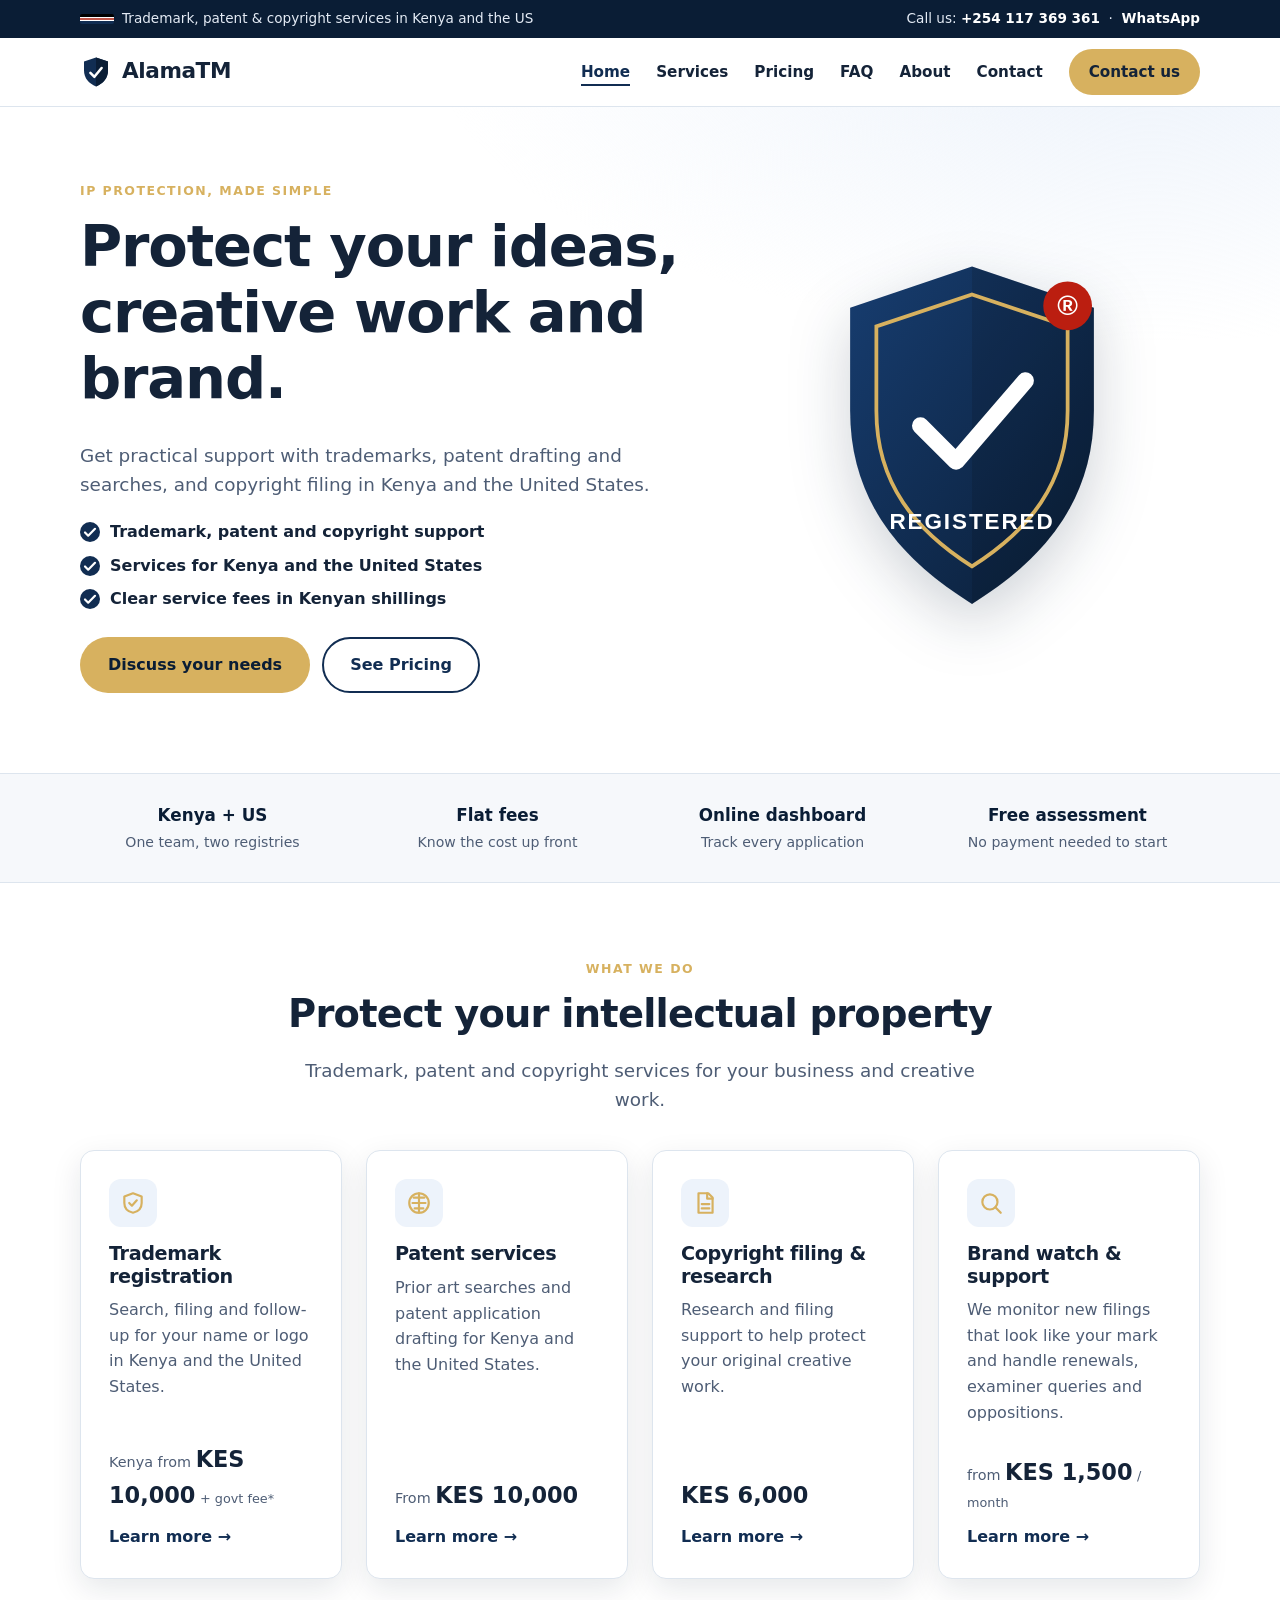
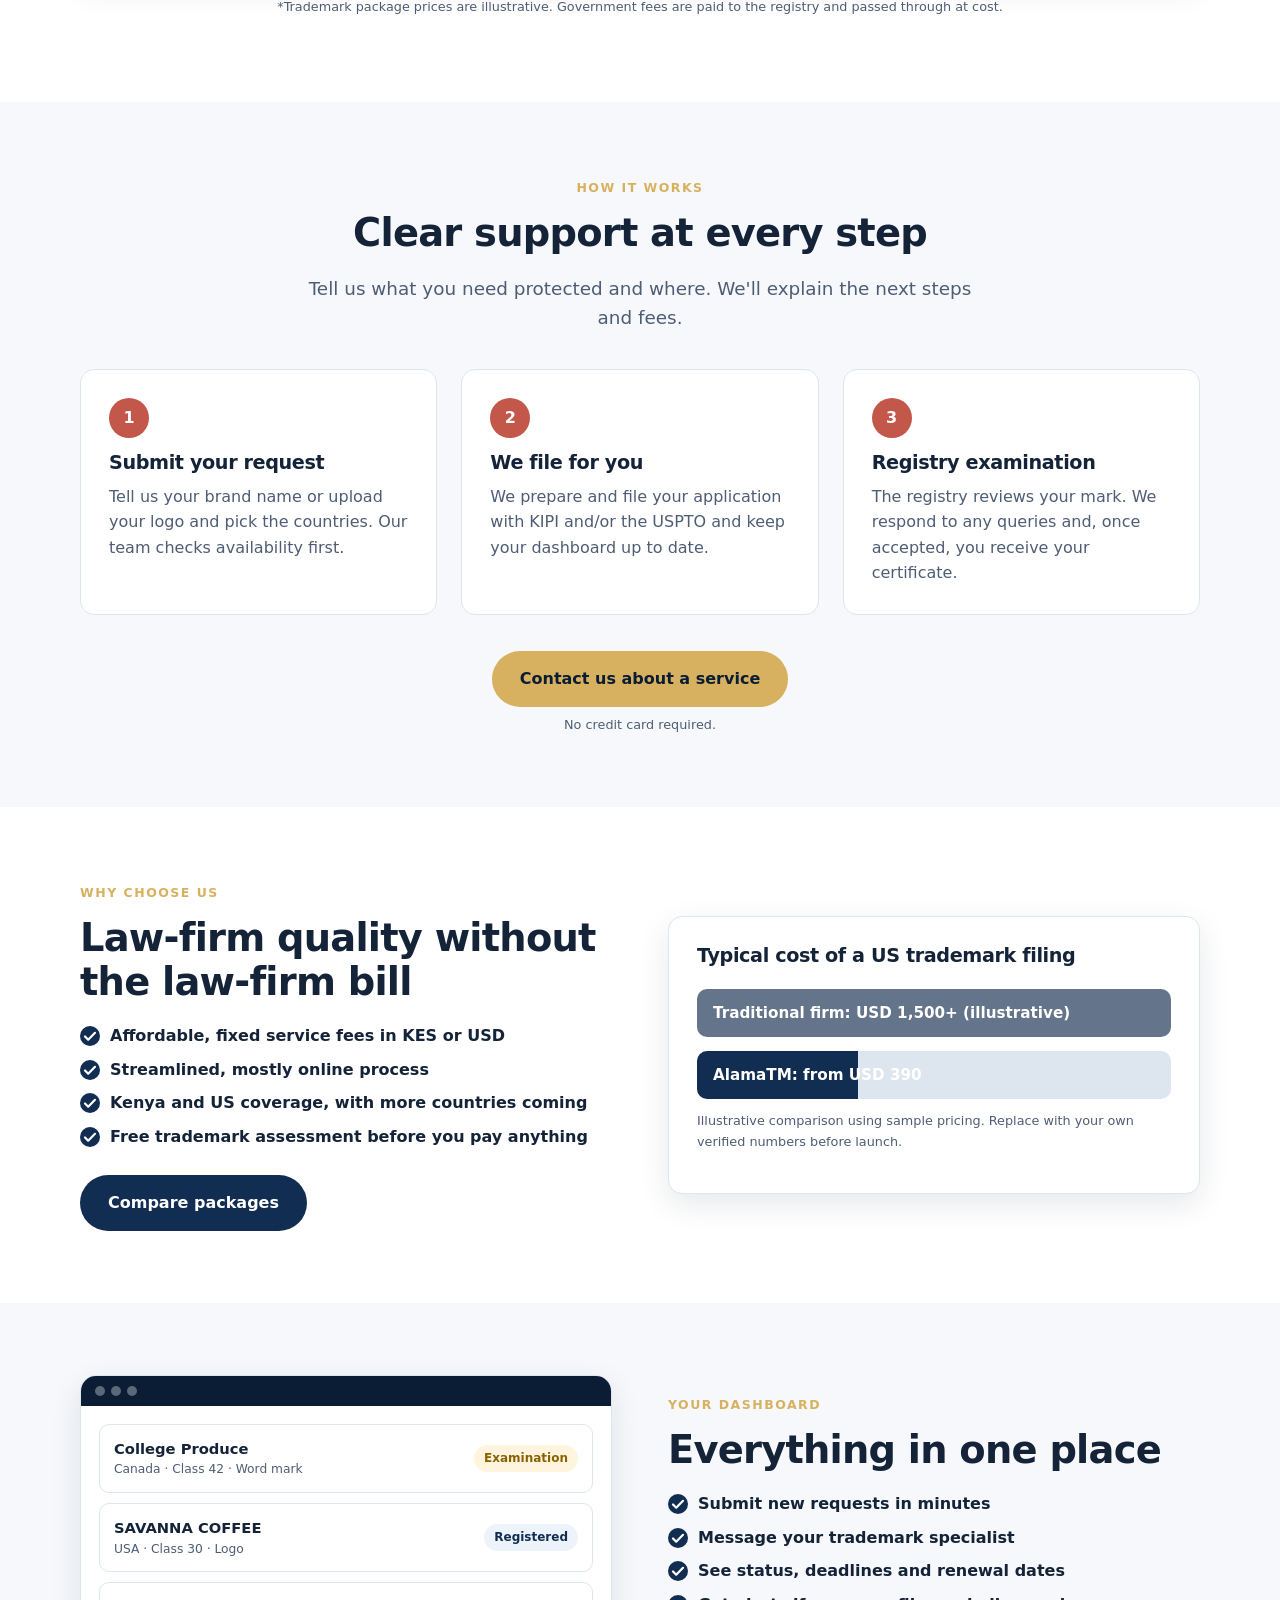
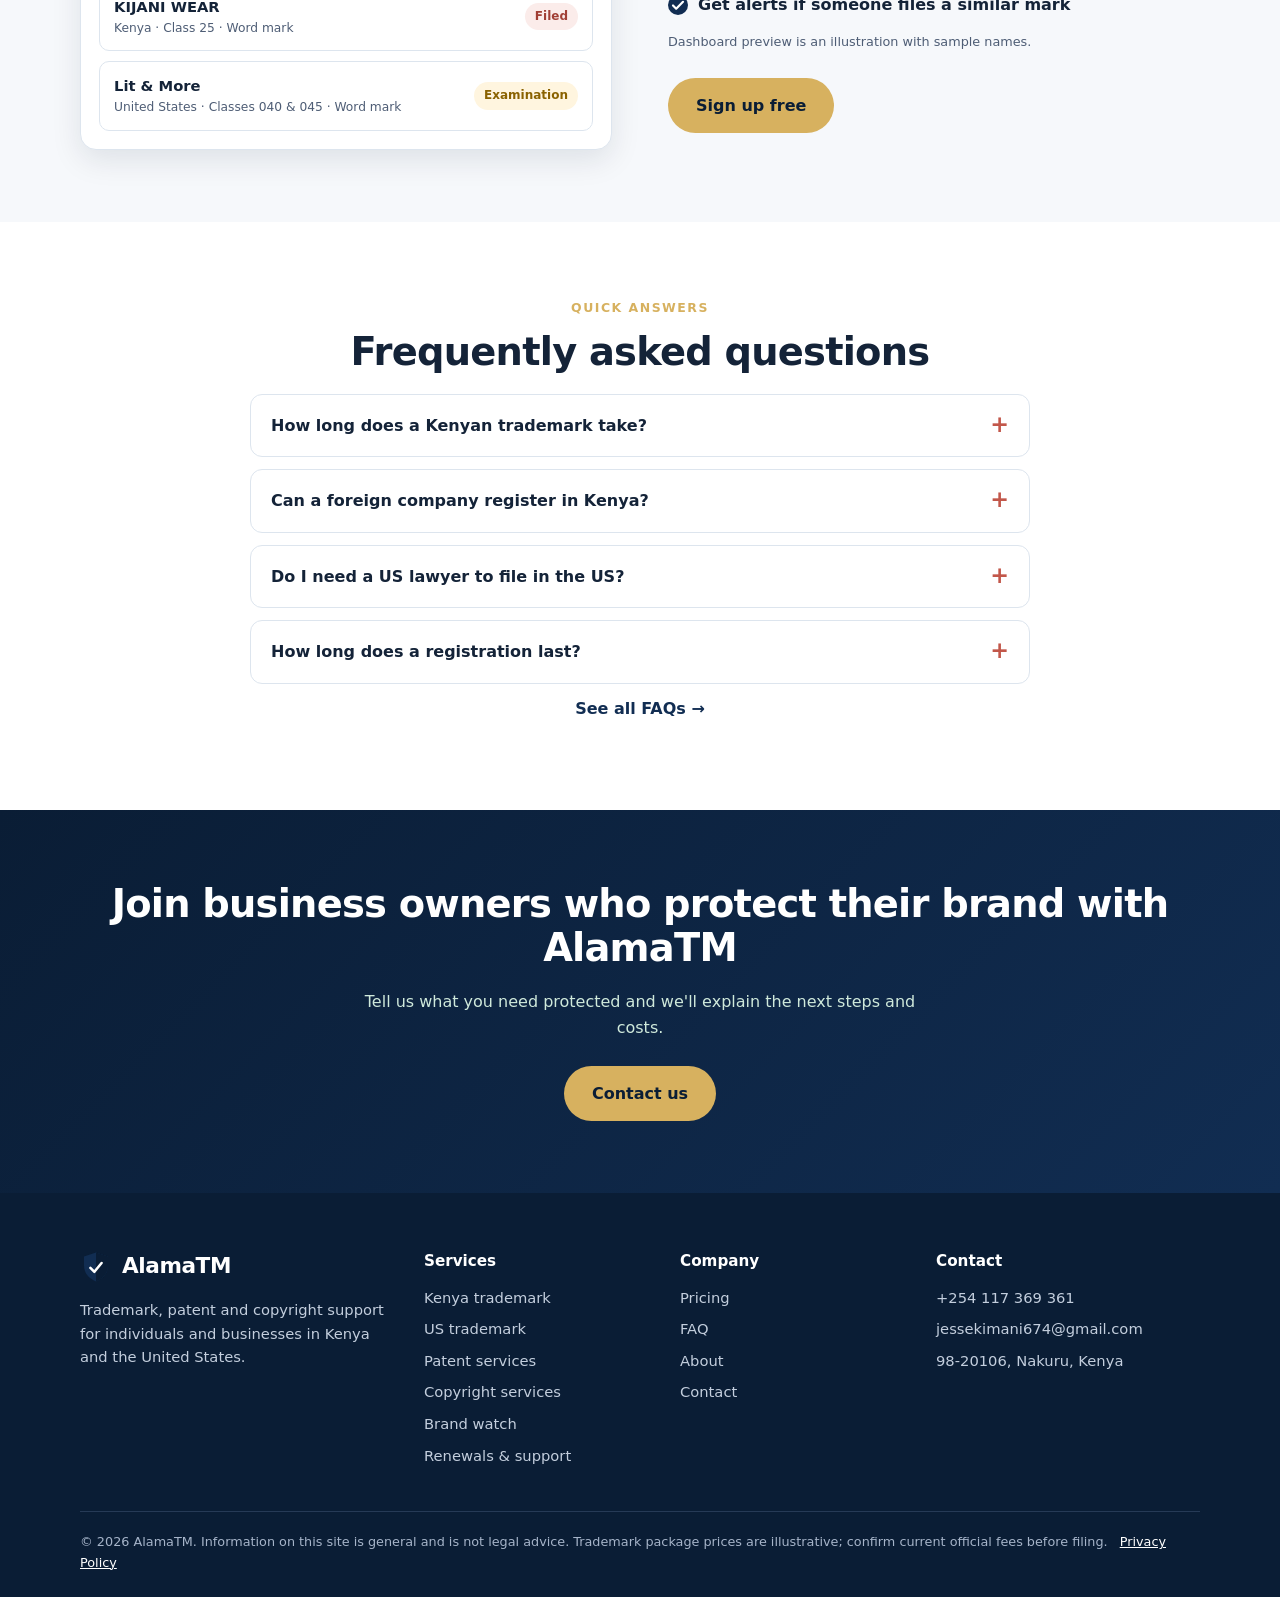
<file: index.html>
<!doctype html>
<html lang="en">
<head>
<meta charset="utf-8">
<meta name="viewport" content="width=device-width,initial-scale=1">
<title>AlamaTM | Trademark, Patent &amp; Copyright Services</title>
<meta name="description" content="Trademark, patent and copyright services in Kenya and the United States, with clear fees and personal support.">
<link rel="stylesheet" href="styles.css">
<script src="app.js" defer></script>
</head>
<body>
<div id="top"></div>

<section class="hero">
  <div class="wrap">
    <div>
      <span class="eyebrow">IP protection, made simple</span>
      <h1>Protect your ideas, creative work and brand.</h1>
      <p class="lead">Get practical support with trademarks, patent drafting and searches, and copyright filing in Kenya and the United States.</p>
      <ul class="checks">
        <li>Trademark, patent and copyright support</li>
        <li>Services for Kenya and the United States</li>
        <li>Clear service fees in Kenyan shillings</li>
      </ul>
      <div class="btn-row">
        <a class="btn btn-primary" href="contact.html">Discuss your needs</a>
        <a class="btn btn-ghost" href="pricing.html">See Pricing</a>
      </div>
    </div>
    <div class="hero-art">
      <svg viewBox="0 0 320 380" role="img" aria-label="Shield with checkmark">
        <defs><linearGradient id="g" x1="0" y1="0" x2="1" y2="1"><stop offset="0" stop-color="#173d70"/><stop offset="1" stop-color="#0a1d35"/></linearGradient></defs>
        <path d="M160 10l130 44v110c0 98-56 160-130 206C86 324 30 262 30 164V54z" fill="url(#g)"/>
        <path d="M160 10l130 44v110c0 98-56 160-130 206z" fill="#000" opacity=".12"/>
        <path d="M160 40l102 34v90c0 78-42 128-102 166C100 292 58 242 58 164V74z" fill="none" stroke="#d7b15f" stroke-width="4"/>
        <path d="M105 180l38 38 74-86" fill="none" stroke="#fff" stroke-width="18" stroke-linecap="round" stroke-linejoin="round"/>
        <text x="160" y="290" text-anchor="middle" font-family="Inter,Arial" font-weight="800" font-size="24" fill="#fff" letter-spacing="2">REGISTERED</text>
        <circle cx="262" cy="52" r="26" fill="#bb1e10"/><text x="262" y="62" text-anchor="middle" font-family="Arial" font-weight="800" font-size="30" fill="#fff">®</text>
      </svg>
    </div>
  </div>
</section>

<div class="strip"><div class="wrap">
  <div><b>Kenya + US</b><span>One team, two registries</span></div>
  <div><b>Flat fees</b><span>Know the cost up front</span></div>
  <div><b>Online dashboard</b><span>Track every application</span></div>
  <div><b>Free assessment</b><span>No payment needed to start</span></div>
</div></div>

<section>
  <div class="wrap">
    <div class="center">
      <span class="eyebrow">What we do</span>
      <h2>Protect your intellectual property</h2>
      <p class="lead">Trademark, patent and copyright services for your business and creative work.</p>
    </div>
    <div class="grid g4" style="margin-top:36px">
      <div class="card">
        <div class="icon"><svg viewBox="0 0 24 24"><path d="M12 3l8 3v6c0 5-3.400 8-8 9-4.600-1-8-4-8-9V6z"/><path d="M8.500 12l2.500 2.500 4.500-5"/></svg></div>
        <h3>Trademark registration</h3>
        <p>Search, filing and follow-up for your name or logo in Kenya and the United States.</p>
        <div class="from">Kenya from <b>KES 10,000</b> <span class="note">+ govt fee*</span></div>
        <a class="more" href="services.html#kenya">Learn more →</a>
      </div>
      <div class="card">
        <div class="icon"><svg viewBox="0 0 24 24"><path d="M12 3v18M7 7h10M6 12h12M8 17h8"/><circle cx="12" cy="12" r="9"/></svg></div>
        <h3>Patent services</h3>
        <p>Prior art searches and patent application drafting for Kenya and the United States.</p>
        <div class="from">From <b>KES 10,000</b></div>
        <a class="more" href="services.html#patents">Learn more →</a>
      </div>
      <div class="card">
        <div class="icon"><svg viewBox="0 0 24 24"><path d="M6 3h9l4 4v14H6z"/><path d="M14 3v5h5M9 13h7M9 17h7"/></svg></div>
        <h3>Copyright filing &amp; research</h3>
        <p>Research and filing support to help protect your original creative work.</p>
        <div class="from"><b>KES 6,000</b></div>
        <a class="more" href="services.html#copyright">Learn more →</a>
      </div>
      <div class="card">
        <div class="icon"><svg viewBox="0 0 24 24"><circle cx="11" cy="11" r="7"/><path d="M21 21l-5-5"/></svg></div>
        <h3>Brand watch &amp; support</h3>
        <p>We monitor new filings that look like your mark and handle renewals, examiner queries and oppositions.</p>
        <div class="from">from <b>KES 1,500</b> <span class="note">/ month</span></div>
        <a class="more" href="services.html#watch">Learn more →</a>
      </div>
    </div>
    <p class="note center" style="margin-top:18px">*Trademark package prices are illustrative. Government fees are paid to the registry and passed through at cost.</p>
  </div>
</section>

<section class="alt">
  <div class="wrap">
    <div class="center">
      <span class="eyebrow">How it works</span>
      <h2>Clear support at every step</h2>
      <p class="lead">Tell us what you need protected and where. We'll explain the next steps and fees.</p>
    </div>
    <div class="steps">
      <div class="step"><h3>Submit your request</h3><p>Tell us your brand name or upload your logo and pick the countries. Our team checks availability first.</p></div>
      <div class="step"><h3>We file for you</h3><p>We prepare and file your application with KIPI and/or the USPTO and keep your dashboard up to date.</p></div>
      <div class="step"><h3>Registry examination</h3><p>The registry reviews your mark. We respond to any queries and, once accepted, you receive your certificate.</p></div>
    </div>
    <div class="center" style="margin-top:36px"><a class="btn btn-primary" href="contact.html">Contact us about a service</a><div class="note" style="margin-top:8px">No credit card required.</div></div>
  </div>
</section>

<section>
  <div class="wrap split">
    <div>
      <span class="eyebrow">Why choose us</span>
      <h2>Law-firm quality without the law-firm bill</h2>
      <ul class="checks">
        <li>Affordable, fixed service fees in KES or USD</li>
        <li>Streamlined, mostly online process</li>
        <li>Kenya and US coverage, with more countries coming</li>
        <li>Free trademark assessment before you pay anything</li>
      </ul>
      <div class="btn-row"><a class="btn btn-green" href="pricing.html">Compare packages</a></div>
    </div>
    <div class="card">
      <h3>Typical cost of a US trademark filing</h3>
      <div class="compare" style="margin-top:12px">
        <div class="bar"><div class="trad">Traditional firm: USD 1,500+ (illustrative)</div></div>
        <div class="bar"><div class="us">AlamaTM: from USD 390</div></div>
      </div>
      <p class="note" style="margin-top:12px">Illustrative comparison using sample pricing. Replace with your own verified numbers before launch.</p>
    </div>
  </div>
</section>

<section class="alt">
  <div class="wrap split">
    <div class="dash" aria-hidden="true">
      <div class="bar-top"><i></i><i></i><i></i></div>
      <div class="body">
        <div class="row"><div><b>College Produce</b><small>Canada · Class 42 · Word mark</small></div><span class="pill wip">Examination</span></div>
        <div class="row"><div><b>SAVANNA COFFEE</b><small>USA · Class 30 · Logo</small></div><span class="pill ok">Registered</span></div>
        <div class="row"><div><b>KIJANI WEAR</b><small>Kenya · Class 25 · Word mark</small></div><span class="pill new">Filed</span></div>
        <div class="row"><div><b>Lit &amp; More</b><small>United States · Classes 040 &amp; 045 · Word mark</small></div><span class="pill wip">Examination</span></div>
      </div>
    </div>
    <div>
      <span class="eyebrow">Your dashboard</span>
      <h2>Everything in one place</h2>
      <ul class="checks">
        <li>Submit new requests in minutes</li>
        <li>Message your trademark specialist</li>
        <li>See status, deadlines and renewal dates</li>
        <li>Get alerts if someone files a similar mark</li>
      </ul>
      <p class="note" style="margin-top:14px">Dashboard preview is an illustration with sample names.</p>
      <div class="btn-row"><a class="btn btn-primary" href="contact.html">Sign up free</a></div>
    </div>
  </div>
</section>

<section>
  <div class="wrap" style="max-width:820px">
    <div class="center"><span class="eyebrow">Quick answers</span><h2>Frequently asked questions</h2></div>
    <details><summary>How long does a Kenyan trademark take?</summary><p>Timing varies with the registry's workload and whether anyone opposes the mark. Accepted marks are advertised for a 60-day opposition window before registration. We'll give you a realistic estimate in your free assessment.</p></details>
    <details><summary>Can a foreign company register in Kenya?</summary><p>Yes, but foreign applicants must file through a locally appointed agent. We act as your agent and handle the required forms.</p></details>
    <details><summary>Do I need a US lawyer to file in the US?</summary><p>If you live outside the United States, USPTO rules require you to be represented by a US-licensed attorney. We file through our US attorney partner.</p></details>
    <details><summary>How long does a registration last?</summary><p>In Kenya a registered trademark lasts ten years and can be renewed. We track your dates and remind you.</p></details>
    <p class="center"><a href="faq.html"><b>See all FAQs →</b></a></p>
  </div>
</section>

<section class="cta">
  <div class="wrap">
    <h2>Join business owners who protect their brand with AlamaTM</h2>
    <p>Tell us what you need protected and we'll explain the next steps and costs.</p>
    <div class="btn-row" style="justify-content:center"><a class="btn btn-primary" href="contact.html">Contact us</a></div>
  </div>
</section>

<div id="foot"></div>
</body>
</html>
</file>
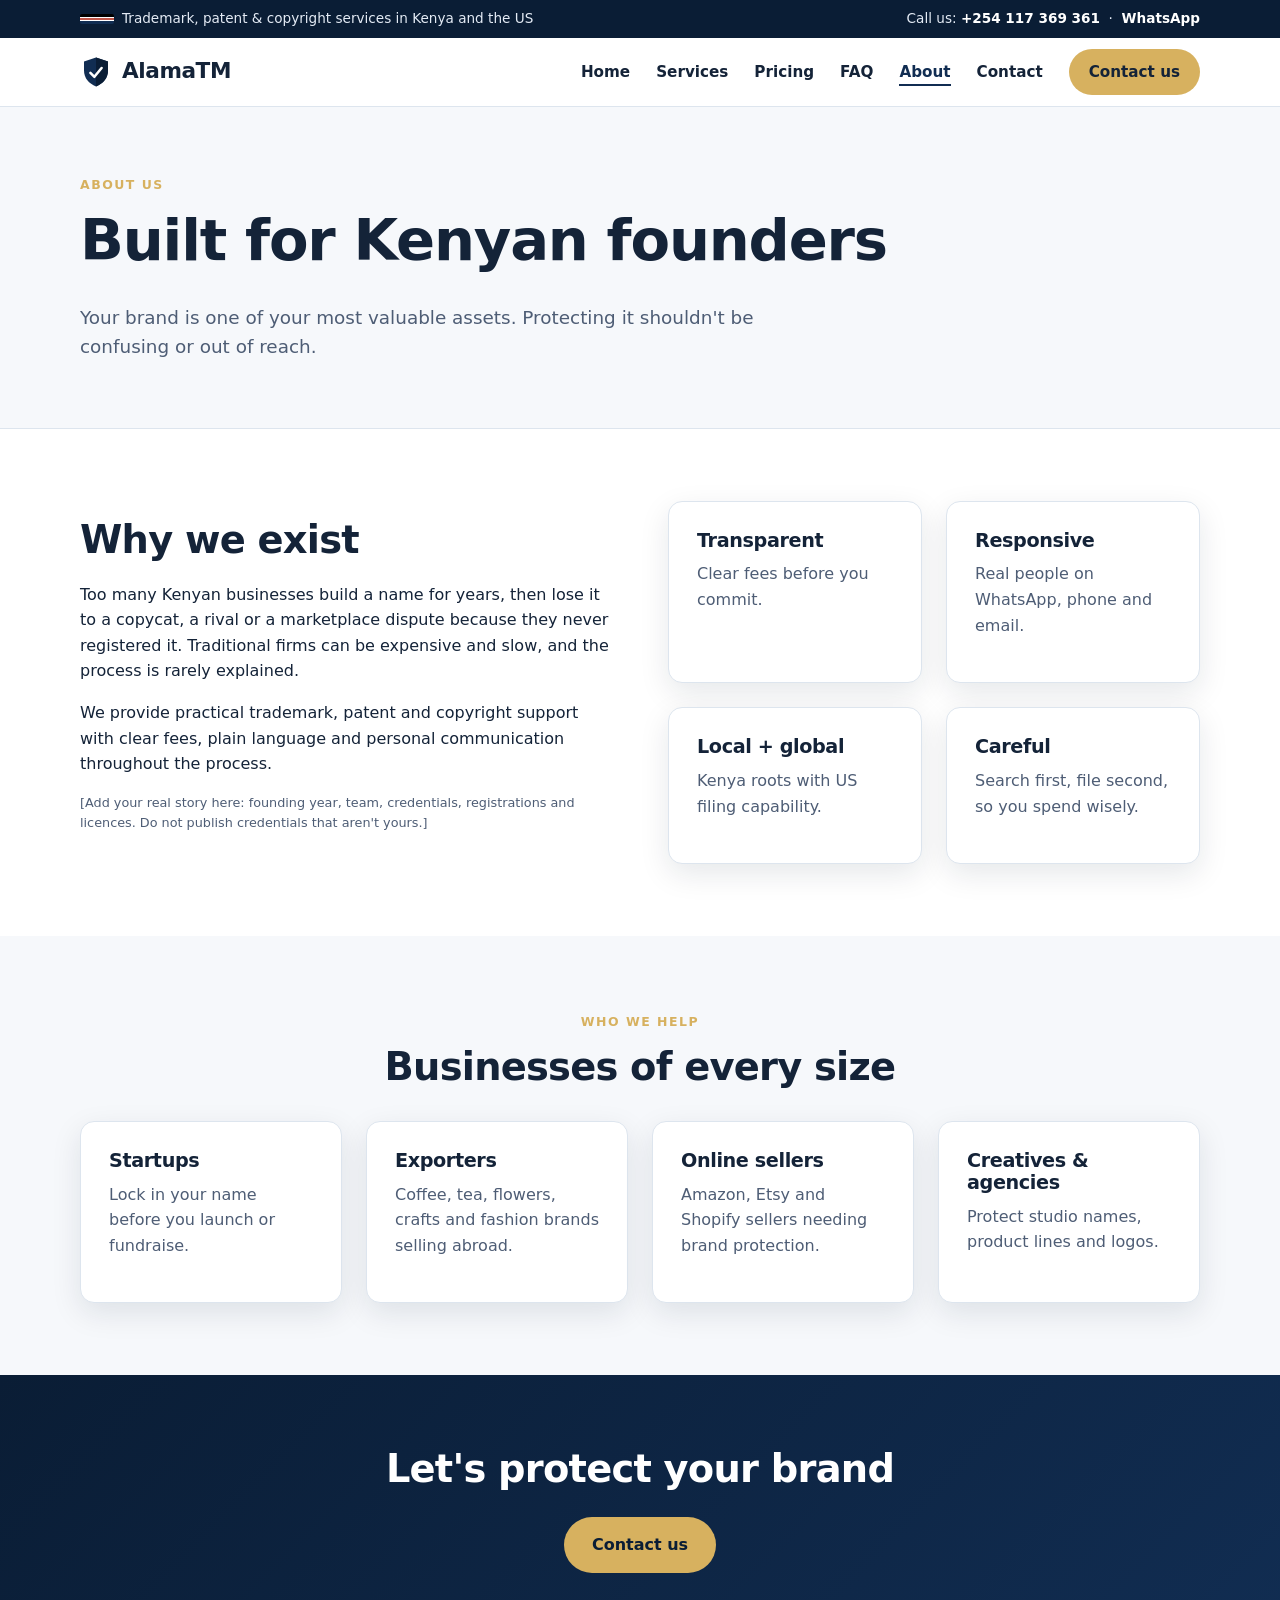
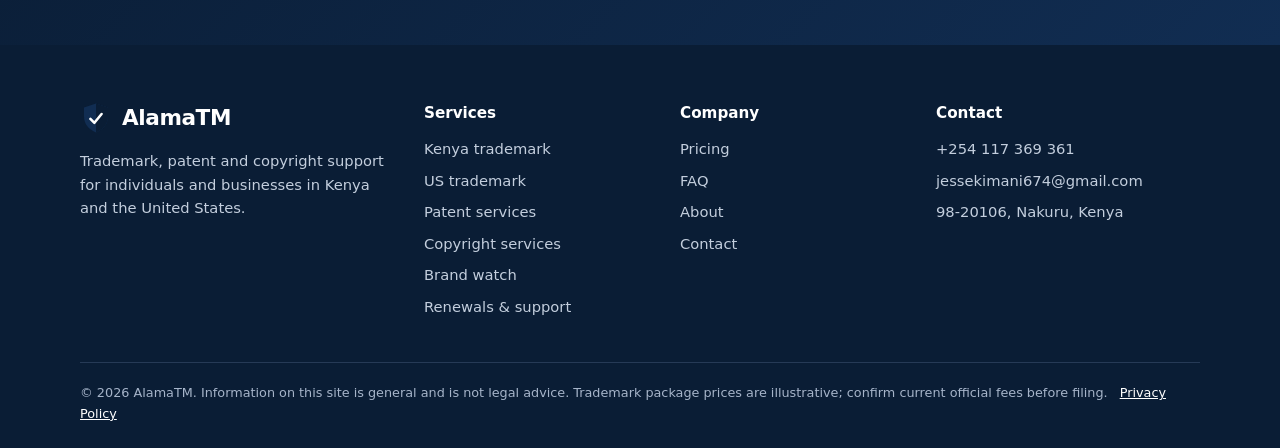
<file: about.html>
<!doctype html>
<html lang="en">
<head>
<meta charset="utf-8">
<meta name="viewport" content="width=device-width,initial-scale=1">
<title>About | AlamaTM IP Services</title>
<meta name="description" content="AlamaTM provides accessible trademark, patent and copyright support to Kenyan businesses and creators.">
<link rel="stylesheet" href="styles.css">
<script src="app.js" defer></script>
</head>
<body>
<div id="top"></div>

<div class="phero"><div class="wrap">
  <span class="eyebrow">About us</span>
  <h1>Built for Kenyan founders</h1>
  <p class="lead">Your brand is one of your most valuable assets. Protecting it shouldn't be confusing or out of reach.</p>
</div></div>

<section>
  <div class="wrap split">
    <div>
      <h2>Why we exist</h2>
      <p>Too many Kenyan businesses build a name for years, then lose it to a copycat, a rival or a marketplace dispute because they never registered it. Traditional firms can be expensive and slow, and the process is rarely explained.</p>
      <p>We provide practical trademark, patent and copyright support with clear fees, plain language and personal communication throughout the process.</p>
      <p class="note">[Add your real story here: founding year, team, credentials, registrations and licences. Do not publish credentials that aren't yours.]</p>
    </div>
    <div class="grid g2">
      <div class="card"><h3>Transparent</h3><p>Clear fees before you commit.</p></div>
      <div class="card"><h3>Responsive</h3><p>Real people on WhatsApp, phone and email.</p></div>
      <div class="card"><h3>Local + global</h3><p>Kenya roots with US filing capability.</p></div>
      <div class="card"><h3>Careful</h3><p>Search first, file second, so you spend wisely.</p></div>
    </div>
  </div>
</section>

<section class="alt">
  <div class="wrap center">
    <span class="eyebrow">Who we help</span>
    <h2>Businesses of every size</h2>
    <div class="grid g4" style="margin-top:32px;text-align:left">
      <div class="card"><h3>Startups</h3><p>Lock in your name before you launch or fundraise.</p></div>
      <div class="card"><h3>Exporters</h3><p>Coffee, tea, flowers, crafts and fashion brands selling abroad.</p></div>
      <div class="card"><h3>Online sellers</h3><p>Amazon, Etsy and Shopify sellers needing brand protection.</p></div>
      <div class="card"><h3>Creatives &amp; agencies</h3><p>Protect studio names, product lines and logos.</p></div>
    </div>
  </div>
</section>

<section class="cta"><div class="wrap">
  <h2>Let's protect your brand</h2>
  <div class="btn-row" style="justify-content:center"><a class="btn btn-primary" href="contact.html">Contact us</a></div>
</div></section>

<div id="foot"></div>
</body>
</html>
</file>
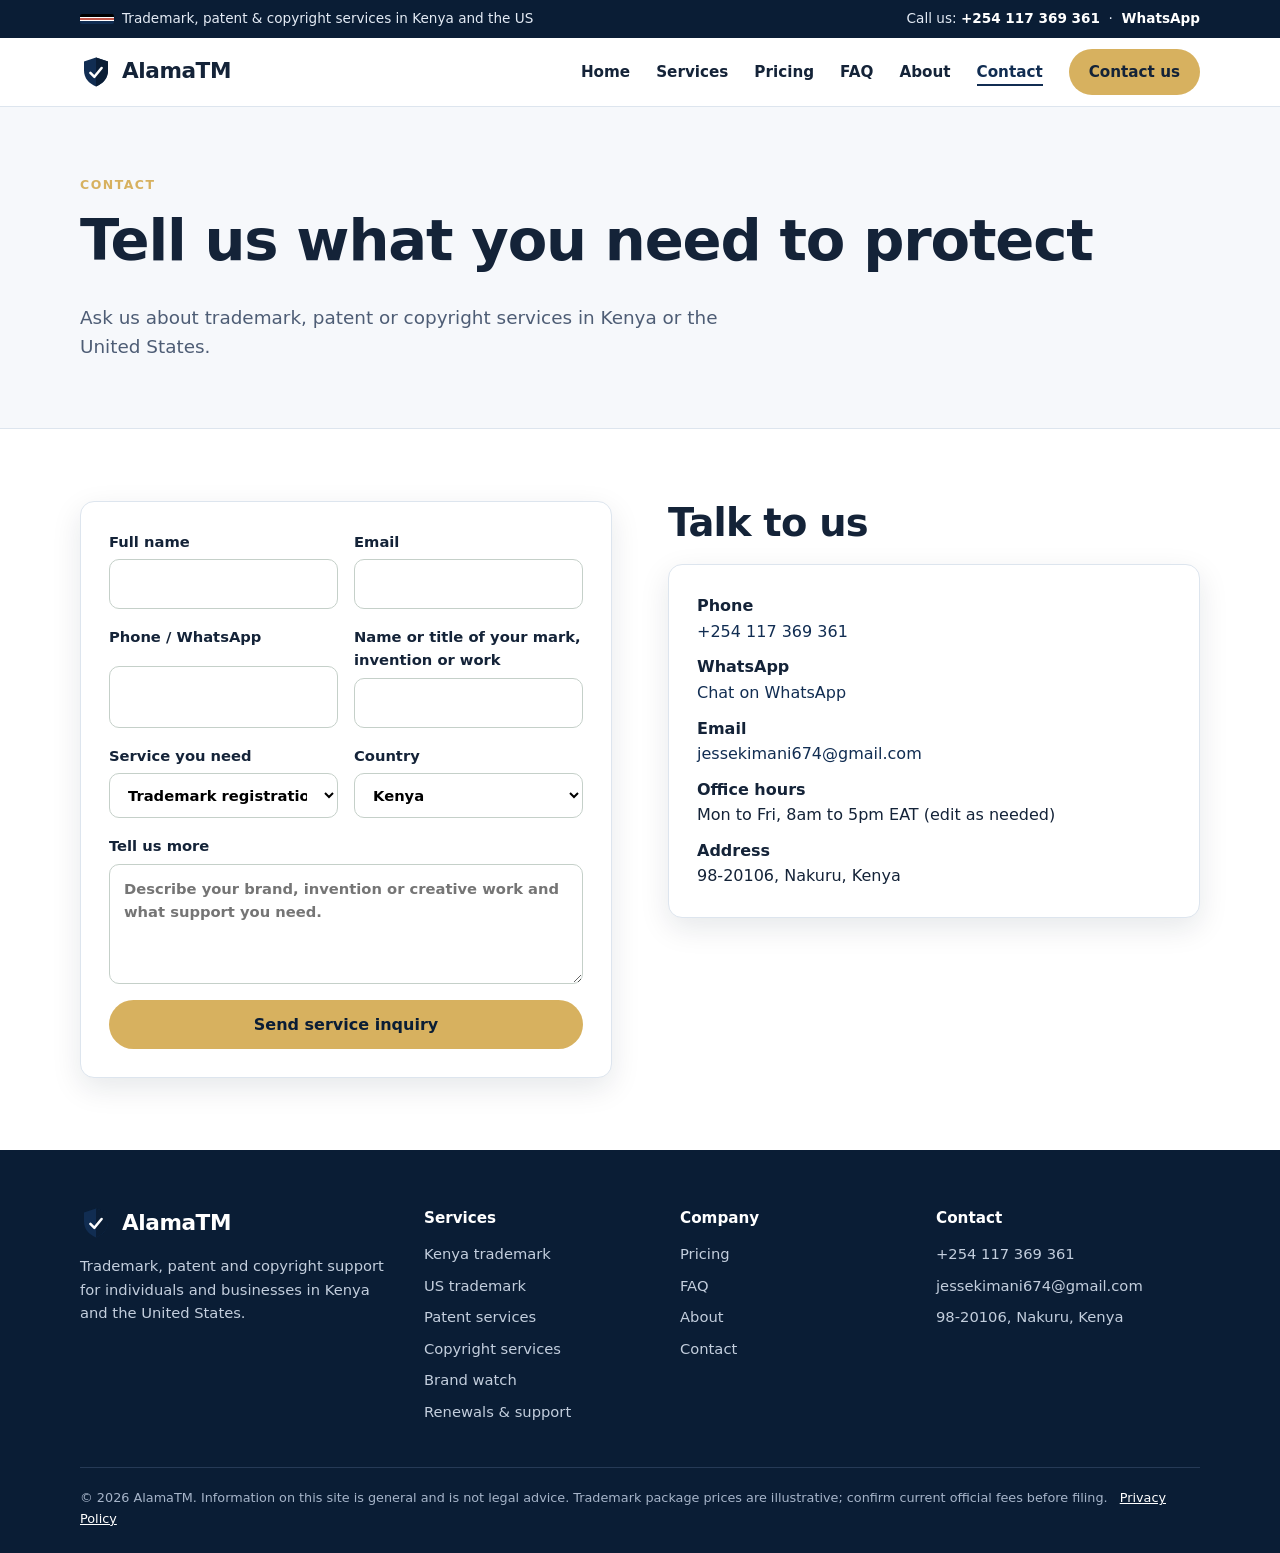
<file: contact.html>
<!doctype html>
<html lang="en">
<head>
<meta charset="utf-8">
<meta name="viewport" content="width=device-width,initial-scale=1">
<title>Contact | AlamaTM IP Services</title>
<meta name="description" content="Contact AlamaTM about trademark, patent and copyright services in Kenya and the United States.">
<link rel="stylesheet" href="styles.css">
<script src="app.js" defer></script>
</head>
<body>
<div id="top"></div>

<div class="phero"><div class="wrap">
  <span class="eyebrow">Contact</span>
  <h1>Tell us what you need to protect</h1>
  <p class="lead">Ask us about trademark, patent or copyright services in Kenya or the United States.</p>
</div></div>

<section>
  <div class="wrap split" style="align-items:start">
    <form class="f card" id="assess">
      <div class="two">
        <label>Full name<input name="name" required></label>
        <label>Email<input type="email" name="email" required></label>
      </div>
      <div class="two">
        <label>Phone / WhatsApp<input name="phone"></label>
        <label>Name or title of your mark, invention or work<input name="subject" required></label>
      </div>
      <div class="two">
        <label>Service you need
          <select name="service"><option>Trademark registration</option><option>Patent prior art search</option><option>Provisional patent application drafting</option><option>Non-provisional patent drafting</option><option>Copyright research and filing</option><option>Not sure yet</option></select>
        </label>
        <label>Country
          <select name="country"><option>Kenya</option><option>United States</option><option>Kenya and United States</option><option>Not sure yet</option></select>
        </label>
      </div>
      <label>Tell us more<textarea name="details" rows="4" placeholder="Describe your brand, invention or creative work and what support you need."></textarea></label>
      <button class="btn btn-primary" type="submit">Send service inquiry</button>
      <div class="ok-msg" id="ok">Your email app should open with your inquiry ready to send.</div>
    </form>

    <div>
      <h2>Talk to us</h2>
      <div class="card" style="gap:10px">
        <div><b>Phone</b><br><a id="c-phone" href="tel:+254117369361">+254 117 369 361</a></div>
        <div><b>WhatsApp</b><br><a href="https://wa.me/254117369361">Chat on WhatsApp</a></div>
        <div><b>Email</b><br><a href="mailto:jessekimani674@gmail.com">jessekimani674@gmail.com</a></div>
        <div><b>Office hours</b><br>Mon to Fri, 8am to 5pm EAT (edit as needed)</div>
        <div><b>Address</b><br>98-20106, Nakuru, Kenya</div>
      </div>
    </div>
  </div>
</section>

<div id="foot"></div>
</body>
</html>
</file>
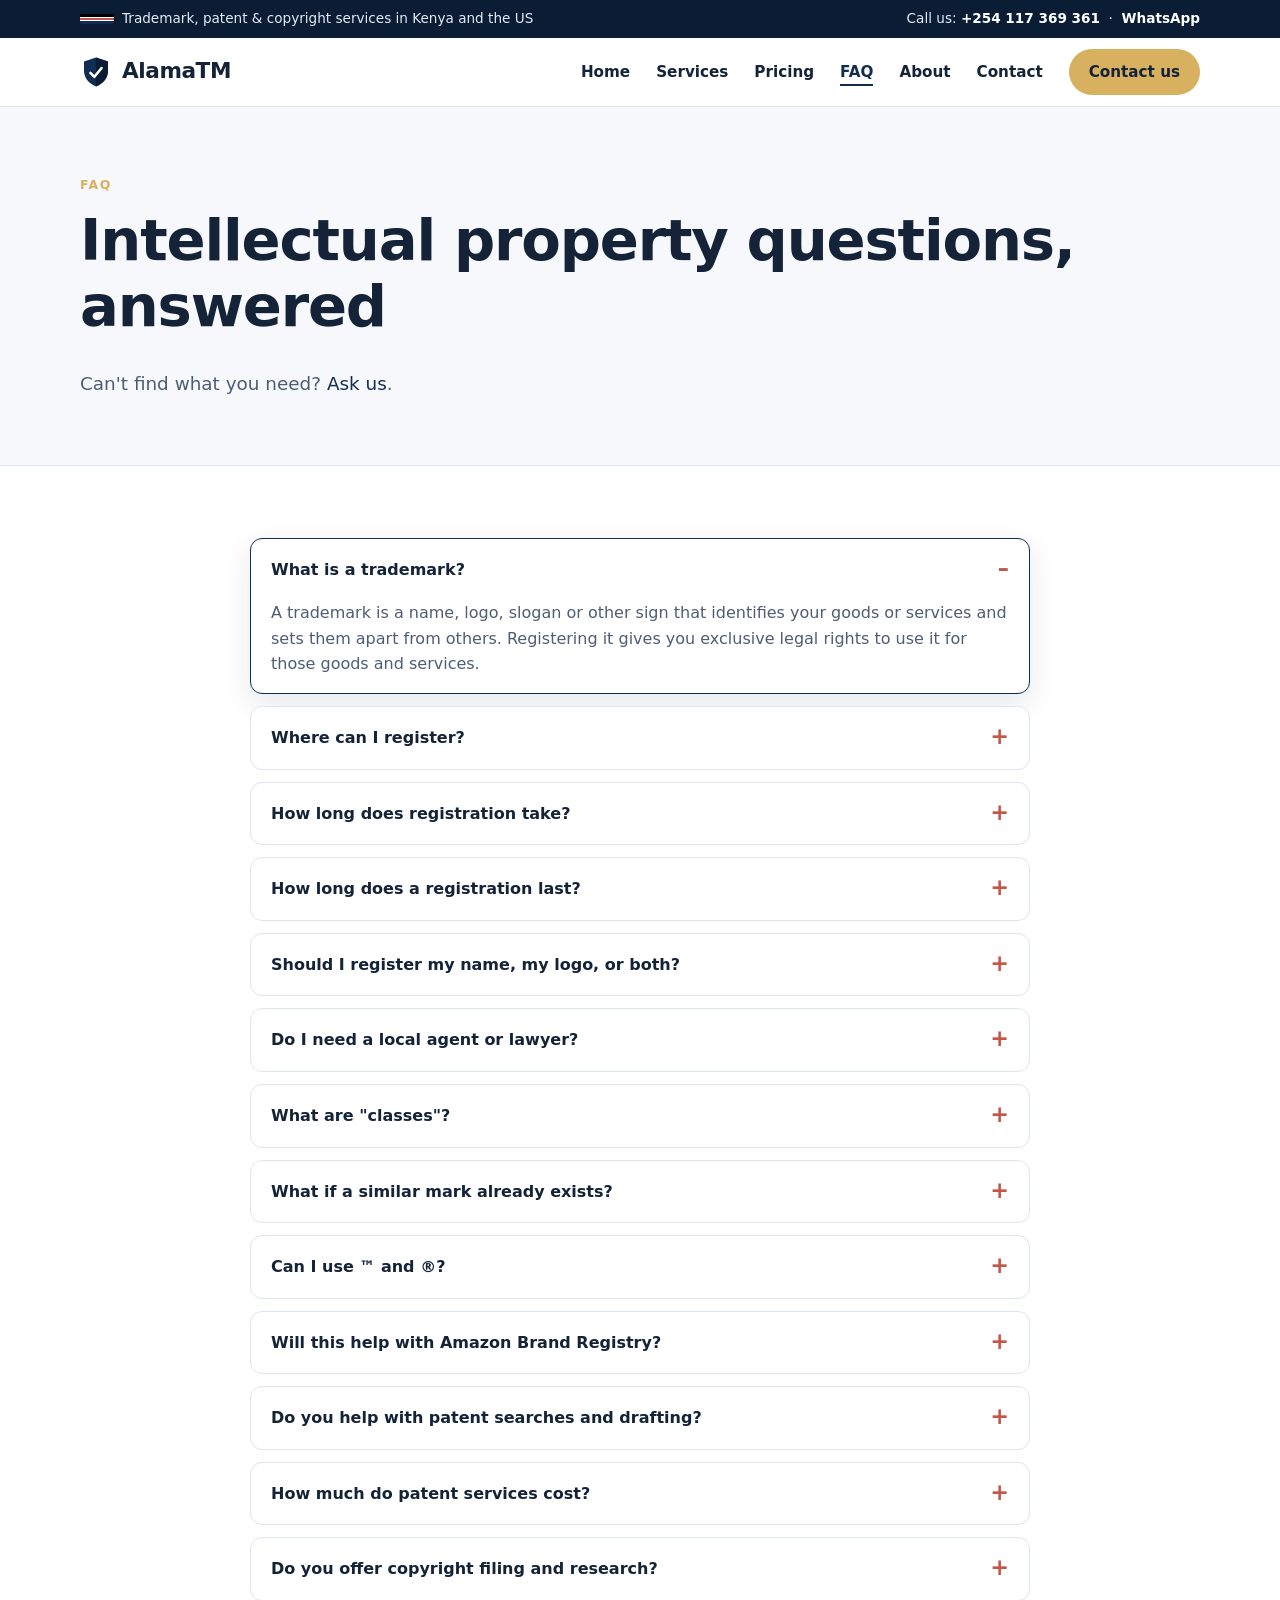
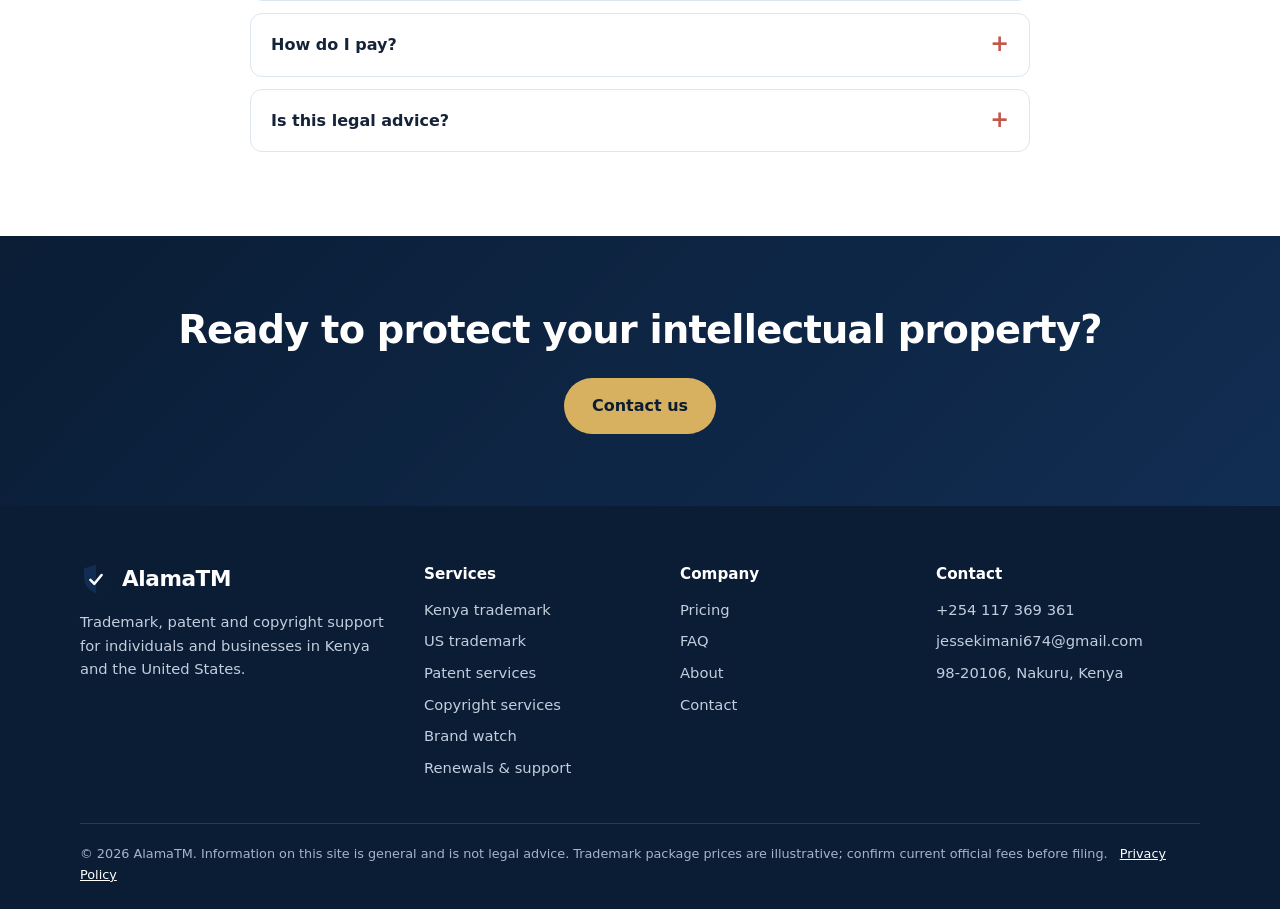
<file: faq.html>
<!doctype html>
<html lang="en">
<head>
<meta charset="utf-8">
<meta name="viewport" content="width=device-width,initial-scale=1">
<title>FAQ | AlamaTM IP Services</title>
<meta name="description" content="Answers about trademark, patent and copyright services in Kenya and the United States.">
<link rel="stylesheet" href="styles.css">
<script src="app.js" defer></script>
</head>
<body>
<div id="top"></div>

<div class="phero"><div class="wrap">
  <span class="eyebrow">FAQ</span>
  <h1>Intellectual property questions, answered</h1>
  <p class="lead">Can't find what you need? <a href="contact.html">Ask us</a>.</p>
</div></div>

<section>
  <div class="wrap" style="max-width:820px">
    <details open><summary>What is a trademark?</summary><p>A trademark is a name, logo, slogan or other sign that identifies your goods or services and sets them apart from others. Registering it gives you exclusive legal rights to use it for those goods and services.</p></details>
    <details><summary>Where can I register?</summary><p>We currently file in Kenya (through KIPI) and the United States (through the USPTO). We plan to add Uganda, Tanzania, Rwanda and regional ARIPO filings.</p></details>
    <details><summary>How long does registration take?</summary><p>It depends on the registry and whether your mark is objected to or opposed. In Kenya, accepted marks are advertised for a 60-day opposition period. In the US, recent USPTO data shows several months to a first review and roughly a year overall. We'll give you a realistic estimate for your case.</p></details>
    <details><summary>How long does a registration last?</summary><p>A Kenyan registration lasts ten years from filing and can be renewed. US registrations require maintenance filings between the 5th and 6th year and renewal every 10 years. We track all your deadlines.</p></details>
    <details><summary>Should I register my name, my logo, or both?</summary><p>A word mark protects the name in any style. A logo registration protects that specific design. If your budget allows only one, the word mark is usually the broadest. We'll advise based on your plans.</p></details>
    <details><summary>Do I need a local agent or lawyer?</summary><p>Foreign applicants in Kenya must file through an appointed agent, and applicants living outside the US must use a US-licensed attorney for USPTO filings. We handle both for you.</p></details>
    <details><summary>What are "classes"?</summary><p>Goods and services are grouped into 45 international classes (the Nice Classification). You pay per class you register in, for example clothing is class 25 and restaurants are class 43.</p></details>
    <details><summary>What if a similar mark already exists?</summary><p>That's what the search is for. If something similar is on the register, we'll explain the risk and suggest options such as changing the name, narrowing the goods, or filing anyway with eyes open.</p></details>
    <details><summary>Can I use ™ and ®?</summary><p>You can use ™ with any mark you claim as your own. The ® symbol is only for marks that are actually registered in the country where it's used.</p></details>
    <details><summary>Will this help with Amazon Brand Registry?</summary><p>Amazon Brand Registry generally requires a pending or registered trademark in a supported country, including the US. A US filing is often the first step. Check Amazon's current requirements.</p></details>
    <details><summary>Do you help with patent searches and drafting?</summary><p>Yes. We offer prior art searches, US provisional and non-provisional patent drafting, and drafting support for complete patent specifications in Kenya. A Kenyan patent application does not use the US-style provisional route.</p></details>
    <details><summary>How much do patent services cost?</summary><p>Our service fee is KES 10,000 for a prior art search, KES 25,000 for US provisional application drafting, and KES 30,000 for non-provisional drafting or a Kenyan complete specification. Patent office fees and separate filing or prosecution charges are not included.</p></details>
    <details><summary>Do you offer copyright filing and research?</summary><p>Yes. Copyright research and filing support is KES 6,000. Any official filing charges are separate and confirmed before filing.</p></details>
    <details><summary>How do I pay?</summary><p>You can pay in Kenya shillings or US dollars. We plan to accept M-Pesa, bank transfer and card (set up your payment providers before launch).</p></details>
    <details><summary>Is this legal advice?</summary><p>Our site provides general information. For advice specific to your case, our assessment and your assigned specialist will guide you.</p></details>
  </div>
</section>

<section class="cta"><div class="wrap">
  <h2>Ready to protect your intellectual property?</h2>
  <div class="btn-row" style="justify-content:center"><a class="btn btn-primary" href="contact.html">Contact us</a></div>
</div></section>

<div id="foot"></div>
</body>
</html>
</file>
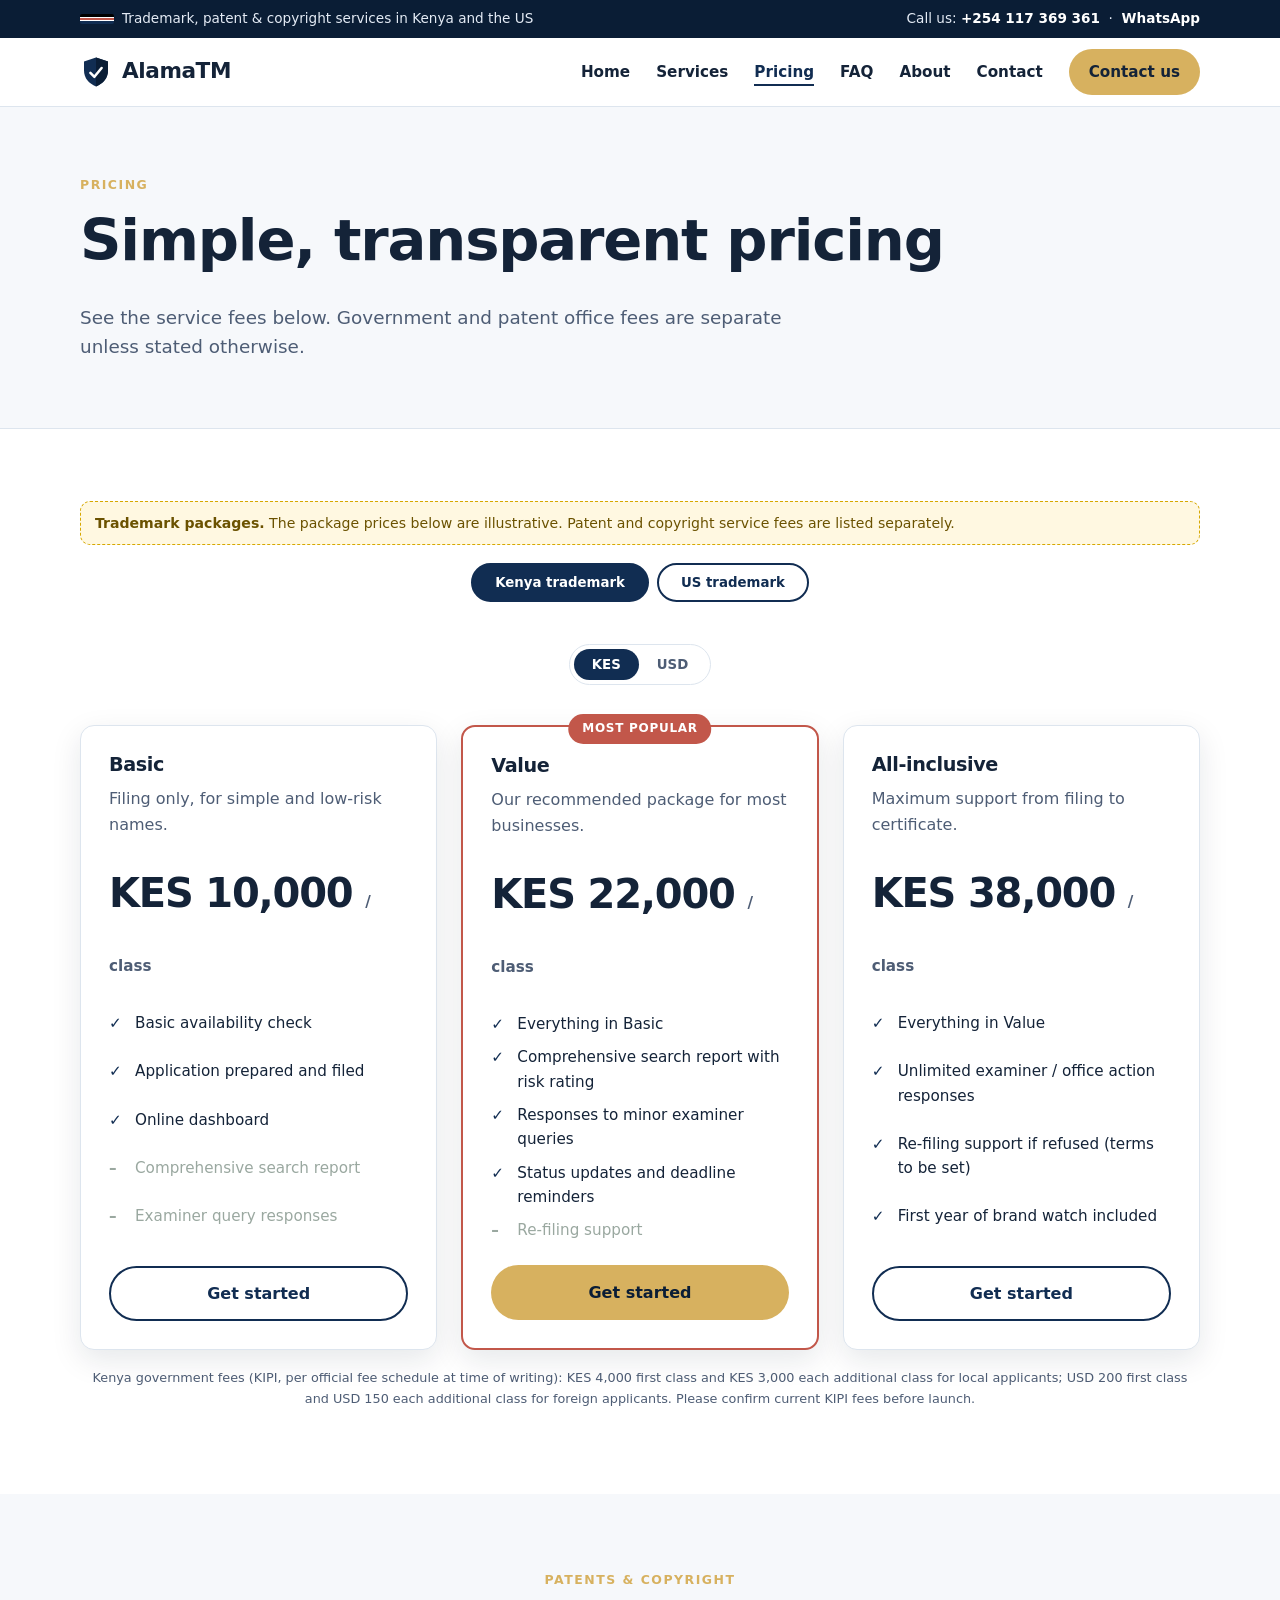
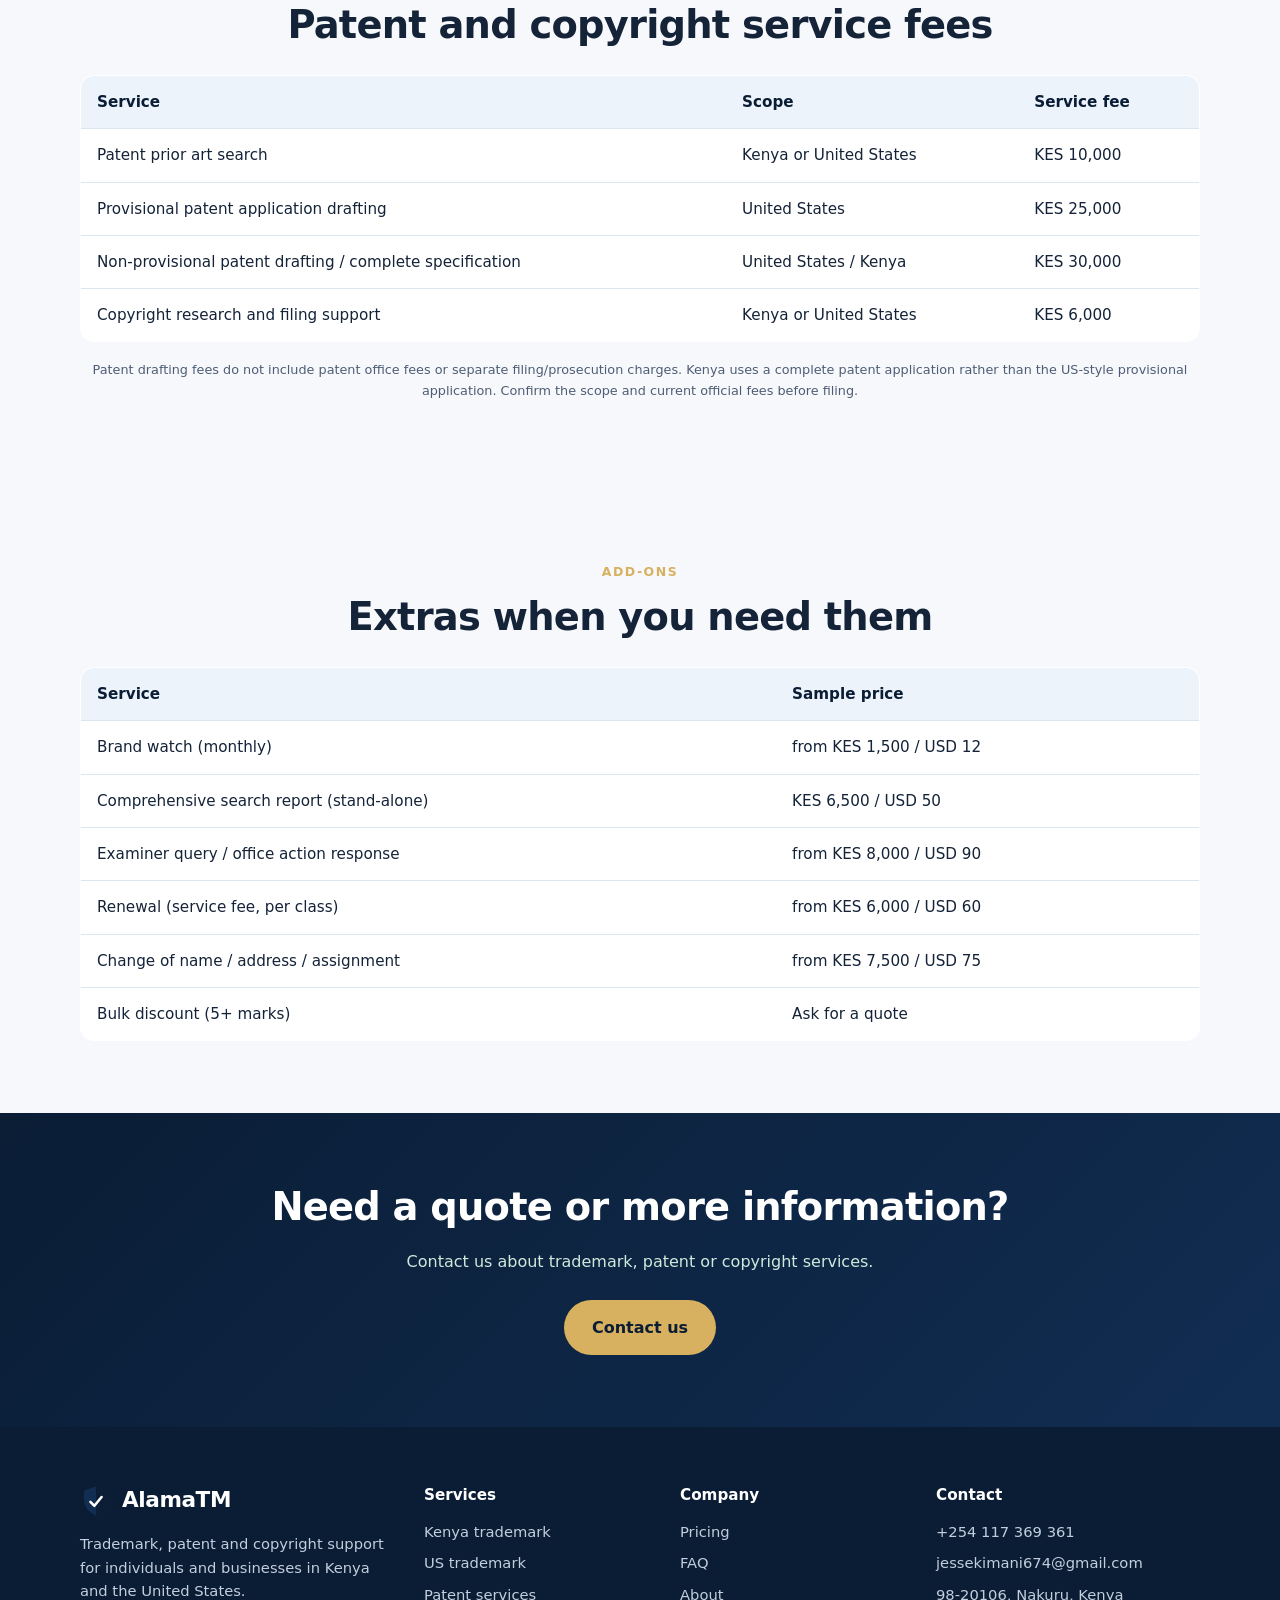
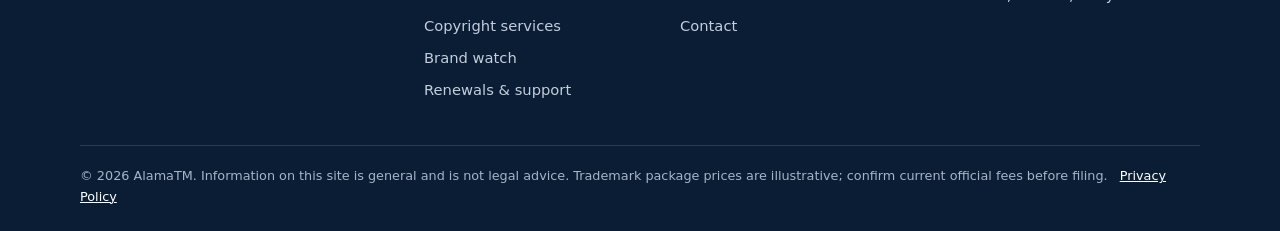
<file: pricing.html>
<!doctype html>
<html lang="en">
<head>
<meta charset="utf-8">
<meta name="viewport" content="width=device-width,initial-scale=1">
<title>Pricing | AlamaTM IP Services</title>
<meta name="description" content="Patent search and drafting, copyright research and filing fees, plus trademark package pricing for Kenya and the US.">
<link rel="stylesheet" href="styles.css">
<script src="app.js" defer></script>
</head>
<body>
<div id="top"></div>

<div class="phero"><div class="wrap">
  <span class="eyebrow">Pricing</span>
  <h1>Simple, transparent pricing</h1>
  <p class="lead">See the service fees below. Government and patent office fees are separate unless stated otherwise.</p>
</div></div>

<section id="pricing-root">
  <div class="wrap">
    <div class="sample"><b>Trademark packages.</b> The package prices below are illustrative. Patent and copyright service fees are listed separately.</div>

    <div class="center">
      <div class="tabs jur"><button data-j="ke">Kenya trademark</button><button data-j="us">US trademark</button></div><br>
      <div class="toggle cur"><button data-cur="KES">KES</button><button data-cur="USD">USD</button></div>
    </div>

    <div class="grid g3" style="margin-top:34px">
      <div class="card plan">
        <h3>Basic</h3><p>Filing only, for simple and low-risk names.</p>
        <div class="price"><span data-ke="KES 10,000|USD 95" data-us="KES 50,000|USD 390"></span> <small>/ class</small></div>
        <ul>
          <li>Basic availability check</li>
          <li>Application prepared and filed</li>
          <li>Online dashboard</li>
          <li class="no">Comprehensive search report</li>
          <li class="no">Examiner query responses</li>
        </ul>
        <a class="btn btn-ghost" href="contact.html">Get started</a>
      </div>
      <div class="card plan pop">
        <span class="badge">Most popular</span>
        <h3>Value</h3><p>Our recommended package for most businesses.</p>
        <div class="price"><span data-ke="KES 22,000|USD 170" data-us="KES 89,000|USD 690"></span> <small>/ class</small></div>
        <ul>
          <li>Everything in Basic</li>
          <li>Comprehensive search report with risk rating</li>
          <li>Responses to minor examiner queries</li>
          <li>Status updates and deadline reminders</li>
          <li class="no">Re-filing support</li>
        </ul>
        <a class="btn btn-primary" href="contact.html">Get started</a>
      </div>
      <div class="card plan">
        <h3>All-inclusive</h3><p>Maximum support from filing to certificate.</p>
        <div class="price"><span data-ke="KES 38,000|USD 295" data-us="KES 153,000|USD 1,190"></span> <small>/ class</small></div>
        <ul>
          <li>Everything in Value</li>
          <li>Unlimited examiner / office action responses</li>
          <li>Re-filing support if refused (terms to be set)</li>
          <li>First year of brand watch included</li>
        </ul>
        <a class="btn btn-ghost" href="contact.html">Get started</a>
      </div>
    </div>

    <p class="note center" style="margin-top:18px" data-show="ke">Kenya government fees (KIPI, per official fee schedule at time of writing): KES 4,000 first class and KES 3,000 each additional class for local applicants; USD 200 first class and USD 150 each additional class for foreign applicants. Please confirm current KIPI fees before launch.</p>
    <p class="note center" style="margin-top:18px" data-show="us">US government fee (USPTO): USD 350 per class for a base application at time of writing, with surcharges for incomplete or free-text filings. Please confirm current USPTO fees before launch.</p>
  </div>
</section>

<section class="alt">
  <div class="wrap">
    <div class="center"><span class="eyebrow">Patents &amp; copyright</span><h2>Patent and copyright service fees</h2></div>
    <div style="margin-top:28px;overflow-x:auto">
      <table class="t">
        <tr><th>Service</th><th>Scope</th><th>Service fee</th></tr>
        <tr><td>Patent prior art search</td><td>Kenya or United States</td><td>KES 10,000</td></tr>
        <tr><td>Provisional patent application drafting</td><td>United States</td><td>KES 25,000</td></tr>
        <tr><td>Non-provisional patent drafting / complete specification</td><td>United States / Kenya</td><td>KES 30,000</td></tr>
        <tr><td>Copyright research and filing support</td><td>Kenya or United States</td><td>KES 6,000</td></tr>
      </table>
    </div>
    <p class="note center" style="margin-top:18px">Patent drafting fees do not include patent office fees or separate filing/prosecution charges. Kenya uses a complete patent application rather than the US-style provisional application. Confirm the scope and current official fees before filing.</p>
  </div>
</section>

<section class="alt">
  <div class="wrap">
    <div class="center"><span class="eyebrow">Add-ons</span><h2>Extras when you need them</h2></div>
    <div style="margin-top:28px;overflow-x:auto">
      <table class="t">
        <tr><th>Service</th><th>Sample price</th></tr>
        <tr><td>Brand watch (monthly)</td><td>from KES 1,500 / USD 12</td></tr>
        <tr><td>Comprehensive search report (stand-alone)</td><td>KES 6,500 / USD 50</td></tr>
        <tr><td>Examiner query / office action response</td><td>from KES 8,000 / USD 90</td></tr>
        <tr><td>Renewal (service fee, per class)</td><td>from KES 6,000 / USD 60</td></tr>
        <tr><td>Change of name / address / assignment</td><td>from KES 7,500 / USD 75</td></tr>
        <tr><td>Bulk discount (5+ marks)</td><td>Ask for a quote</td></tr>
      </table>
    </div>
  </div>
</section>

<section class="cta"><div class="wrap">
  <h2>Need a quote or more information?</h2>
  <p>Contact us about trademark, patent or copyright services.</p>
  <div class="btn-row" style="justify-content:center"><a class="btn btn-primary" href="contact.html">Contact us</a></div>
</div></section>

<div id="foot"></div>
</body>
</html>
</file>
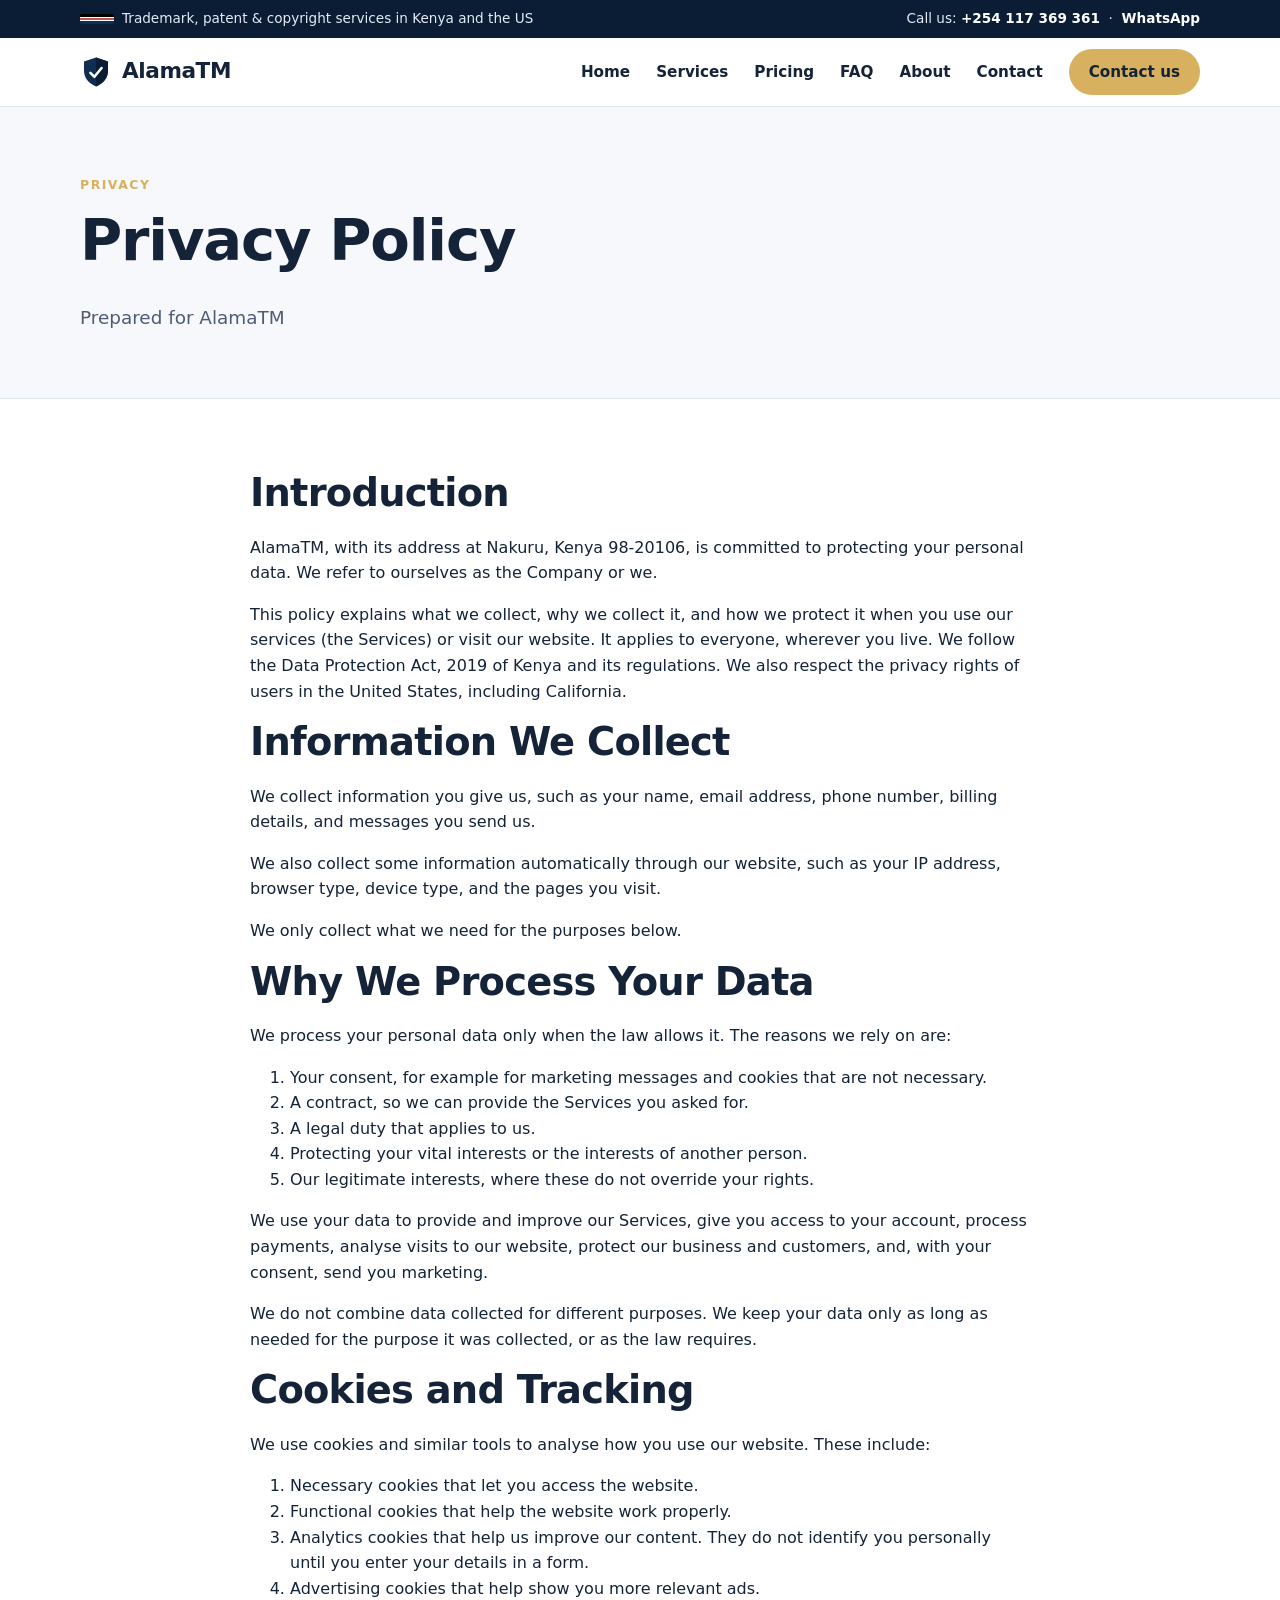
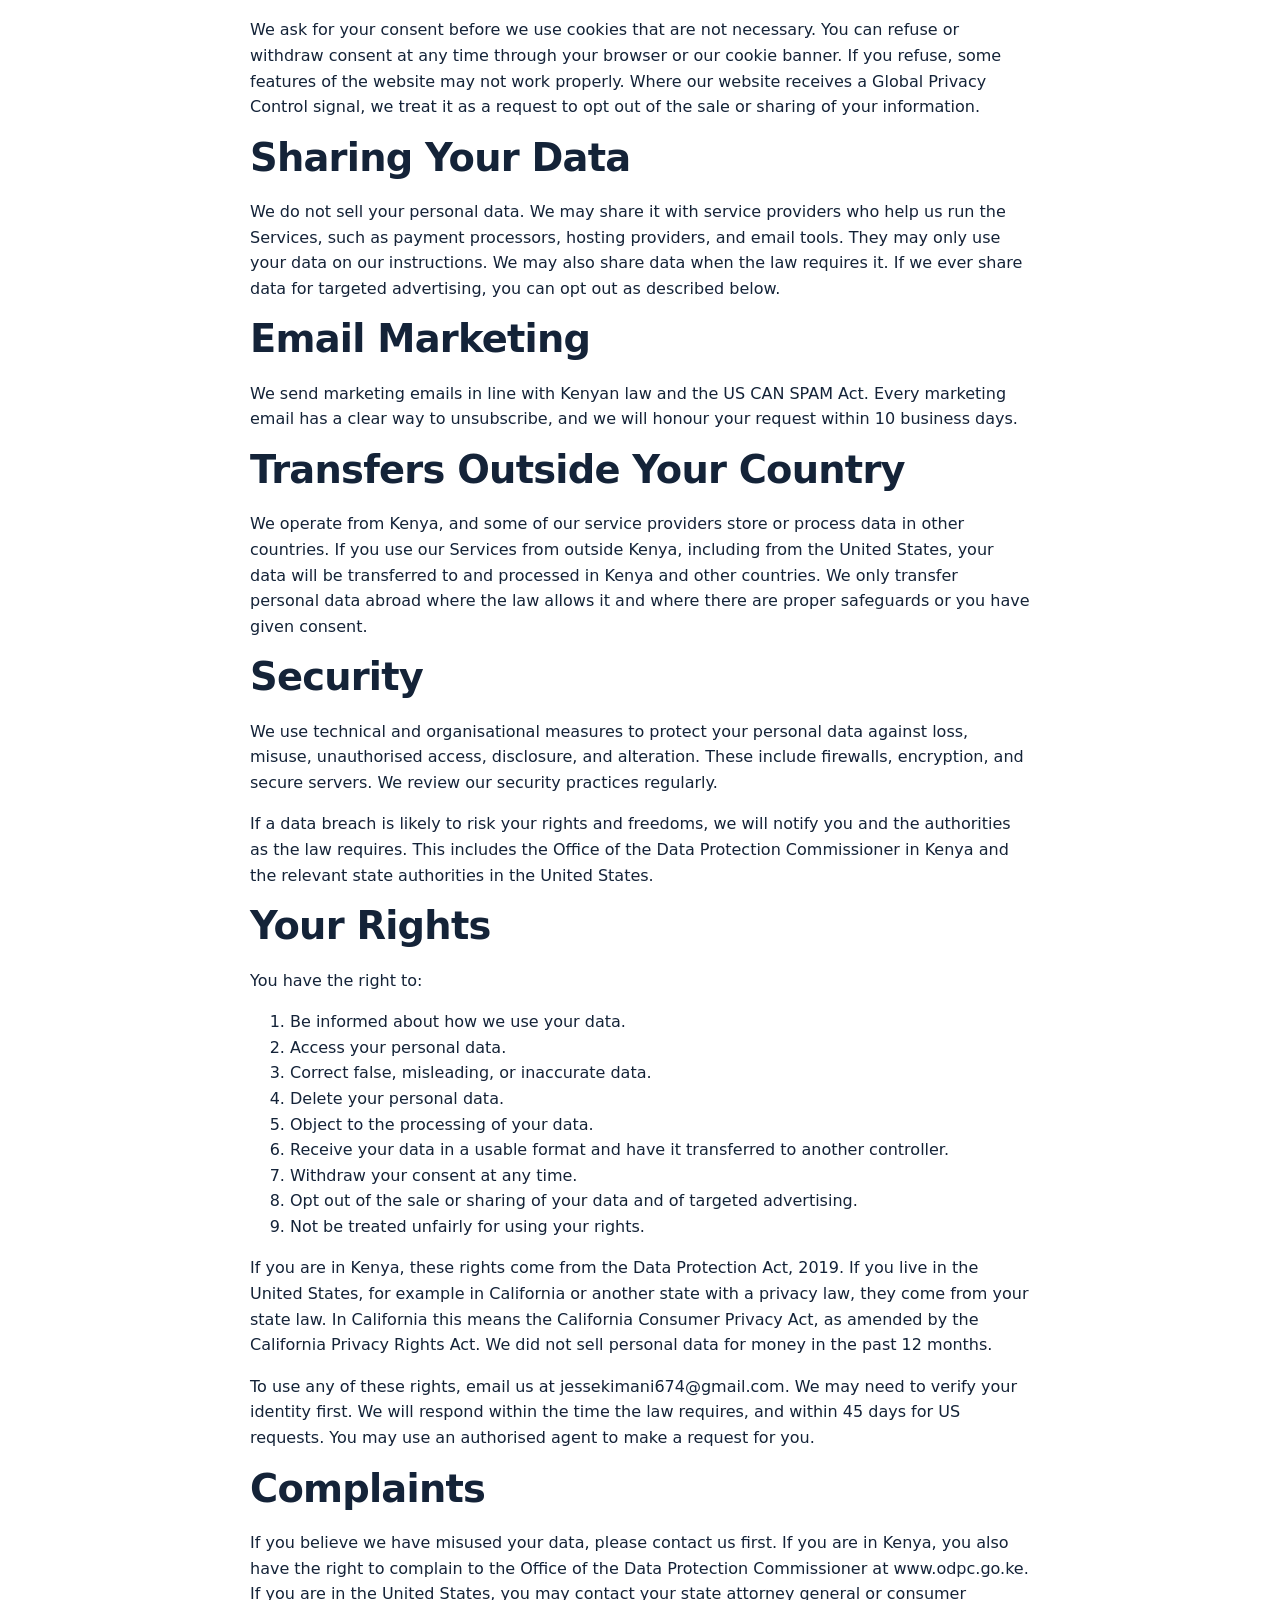
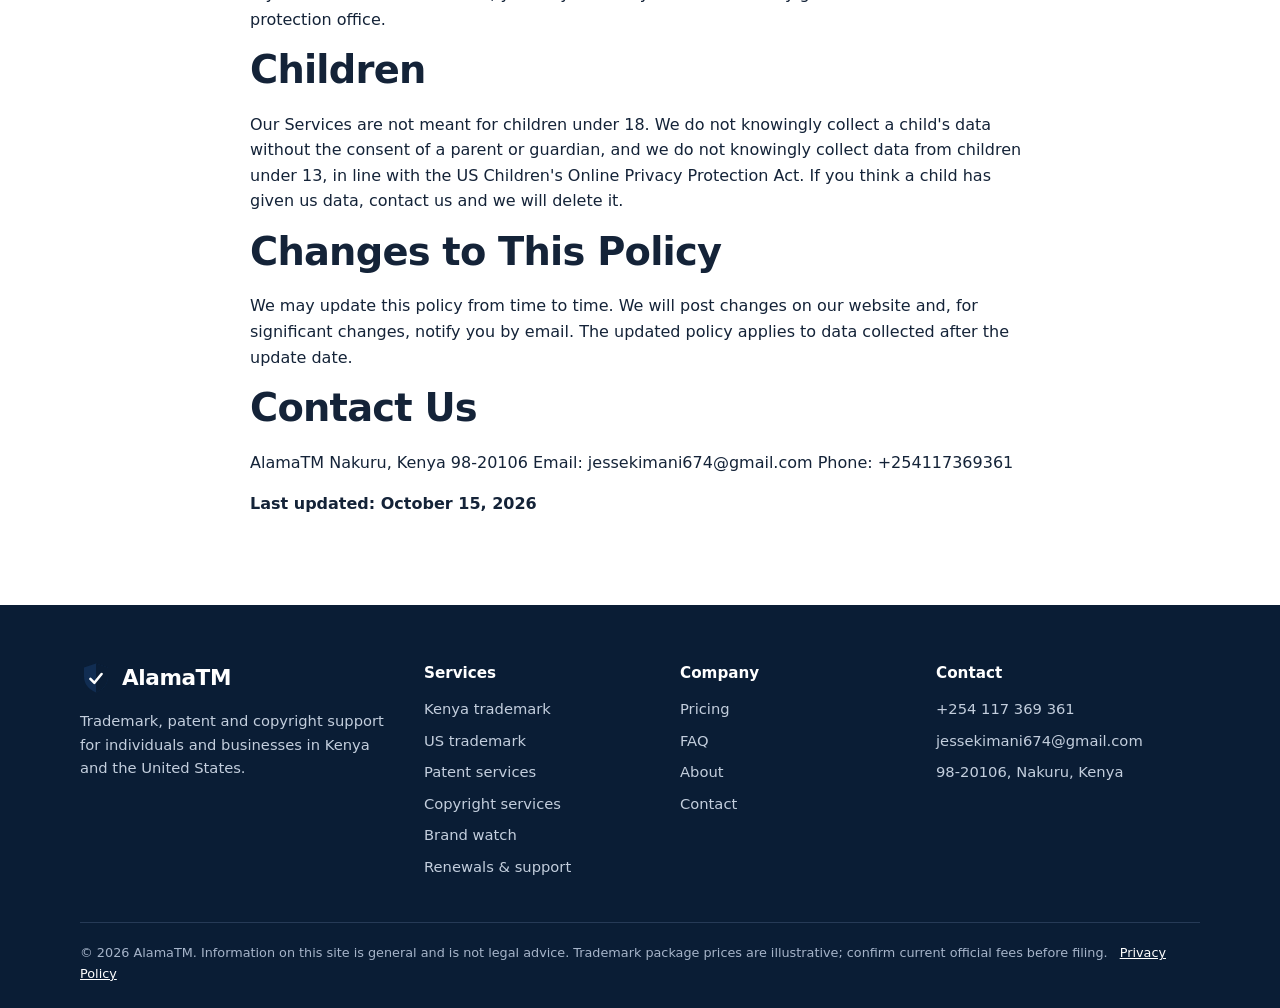
<file: privacy.html>
<!doctype html>
<html lang="en">
<head>
<meta charset="utf-8">
<meta name="viewport" content="width=device-width,initial-scale=1">
<title>Privacy Policy | AlamaTM</title>
<meta name="description" content="AlamaTM's privacy policy.">
<link rel="stylesheet" href="styles.css">
<script src="app.js" defer></script>
</head>
<body>
<div id="top"></div>

<main>
  <div class="phero"><div class="wrap">
    <span class="eyebrow">Privacy</span>
    <h1>Privacy Policy</h1>
    <p class="lead">Prepared for AlamaTM</p>
  </div></div>

  <section>
    <div class="wrap" style="max-width:820px">
      <h2>Introduction</h2>
      <p>AlamaTM, with its address at Nakuru, Kenya 98-20106, is committed to protecting your personal data. We refer to ourselves as the Company or we.</p>
      <p>This policy explains what we collect, why we collect it, and how we protect it when you use our services (the Services) or visit our website. It applies to everyone, wherever you live. We follow the Data Protection Act, 2019 of Kenya and its regulations. We also respect the privacy rights of users in the United States, including California.</p>

      <h2>Information We Collect</h2>
      <p>We collect information you give us, such as your name, email address, phone number, billing details, and messages you send us.</p>
      <p>We also collect some information automatically through our website, such as your IP address, browser type, device type, and the pages you visit.</p>
      <p>We only collect what we need for the purposes below.</p>

      <h2>Why We Process Your Data</h2>
      <p>We process your personal data only when the law allows it. The reasons we rely on are:</p>
      <ol>
        <li>Your consent, for example for marketing messages and cookies that are not necessary.</li>
        <li>A contract, so we can provide the Services you asked for.</li>
        <li>A legal duty that applies to us.</li>
        <li>Protecting your vital interests or the interests of another person.</li>
        <li>Our legitimate interests, where these do not override your rights.</li>
      </ol>
      <p>We use your data to provide and improve our Services, give you access to your account, process payments, analyse visits to our website, protect our business and customers, and, with your consent, send you marketing.</p>
      <p>We do not combine data collected for different purposes. We keep your data only as long as needed for the purpose it was collected, or as the law requires.</p>

      <h2>Cookies and Tracking</h2>
      <p>We use cookies and similar tools to analyse how you use our website. These include:</p>
      <ol>
        <li>Necessary cookies that let you access the website.</li>
        <li>Functional cookies that help the website work properly.</li>
        <li>Analytics cookies that help us improve our content. They do not identify you personally until you enter your details in a form.</li>
        <li>Advertising cookies that help show you more relevant ads.</li>
      </ol>
      <p>We ask for your consent before we use cookies that are not necessary. You can refuse or withdraw consent at any time through your browser or our cookie banner. If you refuse, some features of the website may not work properly. Where our website receives a Global Privacy Control signal, we treat it as a request to opt out of the sale or sharing of your information.</p>

      <h2>Sharing Your Data</h2>
      <p>We do not sell your personal data. We may share it with service providers who help us run the Services, such as payment processors, hosting providers, and email tools. They may only use your data on our instructions. We may also share data when the law requires it. If we ever share data for targeted advertising, you can opt out as described below.</p>

      <h2>Email Marketing</h2>
      <p>We send marketing emails in line with Kenyan law and the US CAN SPAM Act. Every marketing email has a clear way to unsubscribe, and we will honour your request within 10 business days.</p>

      <h2>Transfers Outside Your Country</h2>
      <p>We operate from Kenya, and some of our service providers store or process data in other countries. If you use our Services from outside Kenya, including from the United States, your data will be transferred to and processed in Kenya and other countries. We only transfer personal data abroad where the law allows it and where there are proper safeguards or you have given consent.</p>

      <h2>Security</h2>
      <p>We use technical and organisational measures to protect your personal data against loss, misuse, unauthorised access, disclosure, and alteration. These include firewalls, encryption, and secure servers. We review our security practices regularly.</p>
      <p>If a data breach is likely to risk your rights and freedoms, we will notify you and the authorities as the law requires. This includes the Office of the Data Protection Commissioner in Kenya and the relevant state authorities in the United States.</p>

      <h2>Your Rights</h2>
      <p>You have the right to:</p>
      <ol>
        <li>Be informed about how we use your data.</li>
        <li>Access your personal data.</li>
        <li>Correct false, misleading, or inaccurate data.</li>
        <li>Delete your personal data.</li>
        <li>Object to the processing of your data.</li>
        <li>Receive your data in a usable format and have it transferred to another controller.</li>
        <li>Withdraw your consent at any time.</li>
        <li>Opt out of the sale or sharing of your data and of targeted advertising.</li>
        <li>Not be treated unfairly for using your rights.</li>
      </ol>
      <p>If you are in Kenya, these rights come from the Data Protection Act, 2019. If you live in the United States, for example in California or another state with a privacy law, they come from your state law. In California this means the California Consumer Privacy Act, as amended by the California Privacy Rights Act. We did not sell personal data for money in the past 12 months.</p>
      <p>To use any of these rights, email us at jessekimani674@gmail.com. We may need to verify your identity first. We will respond within the time the law requires, and within 45 days for US requests. You may use an authorised agent to make a request for you.</p>

      <h2>Complaints</h2>
      <p>If you believe we have misused your data, please contact us first. If you are in Kenya, you also have the right to complain to the Office of the Data Protection Commissioner at www.odpc.go.ke. If you are in the United States, you may contact your state attorney general or consumer protection office.</p>

      <h2>Children</h2>
      <p>Our Services are not meant for children under 18. We do not knowingly collect a child's data without the consent of a parent or guardian, and we do not knowingly collect data from children under 13, in line with the US Children's Online Privacy Protection Act. If you think a child has given us data, contact us and we will delete it.</p>

      <h2>Changes to This Policy</h2>
      <p>We may update this policy from time to time. We will post changes on our website and, for significant changes, notify you by email. The updated policy applies to data collected after the update date.</p>

      <h2>Contact Us</h2>
      <p>AlamaTM Nakuru, Kenya 98-20106 Email: jessekimani674@gmail.com Phone: +254117369361</p>

      <p><strong>Last updated: October 15, 2026</strong></p>
    </div>
  </section>
</main>

<div id="foot"></div>
</body>
</html>
</file>
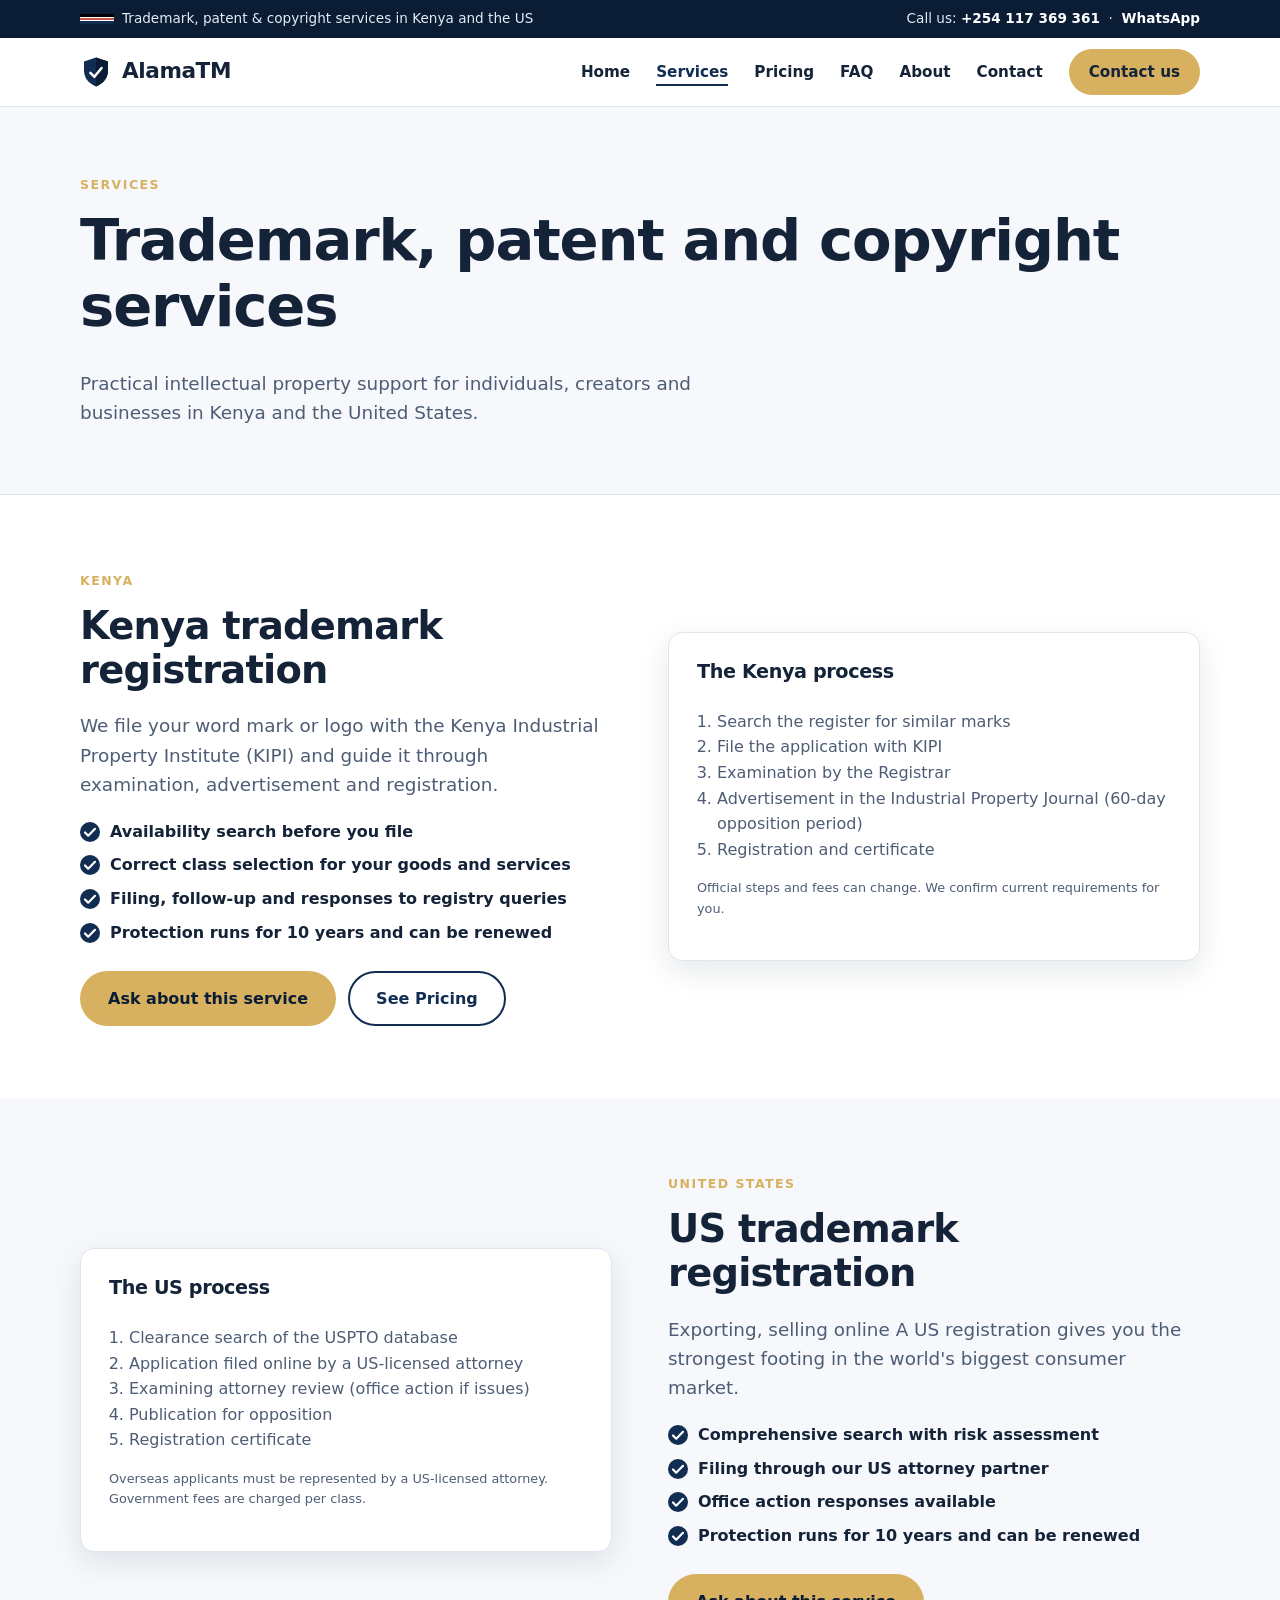
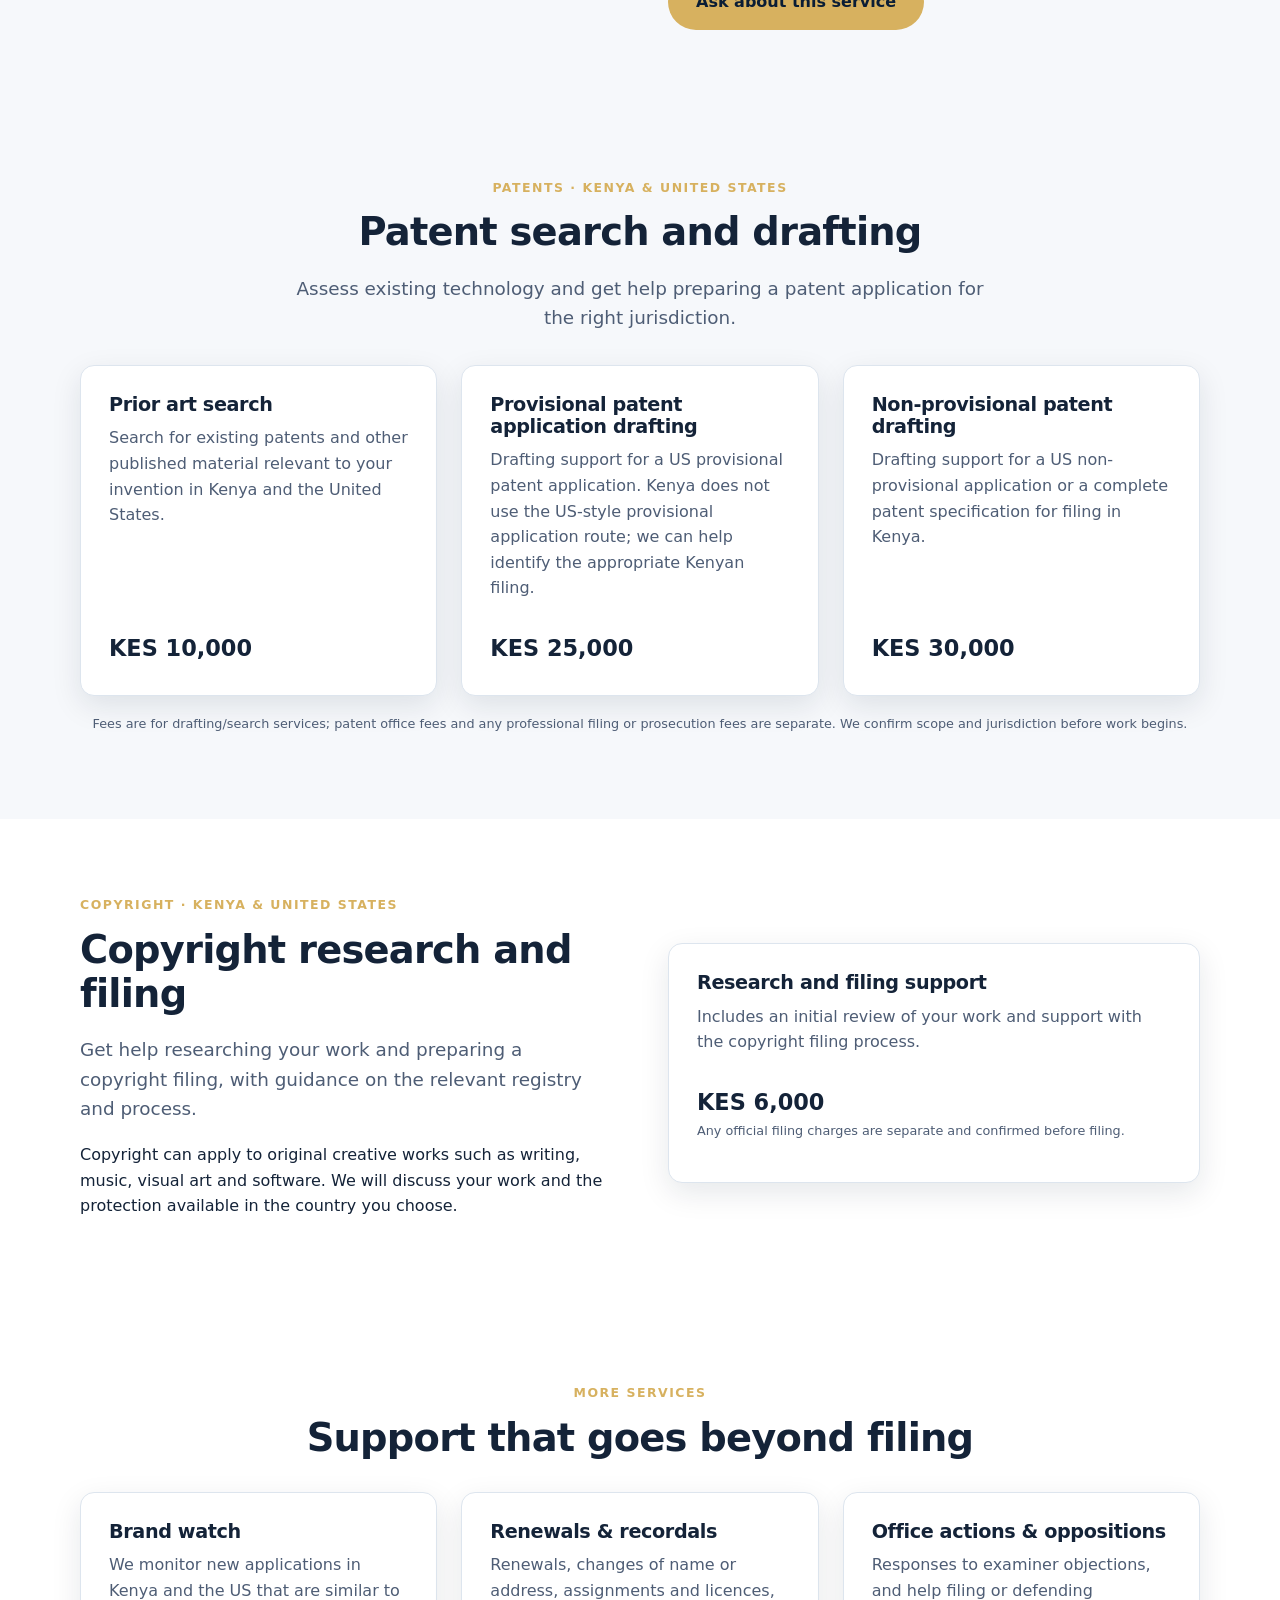
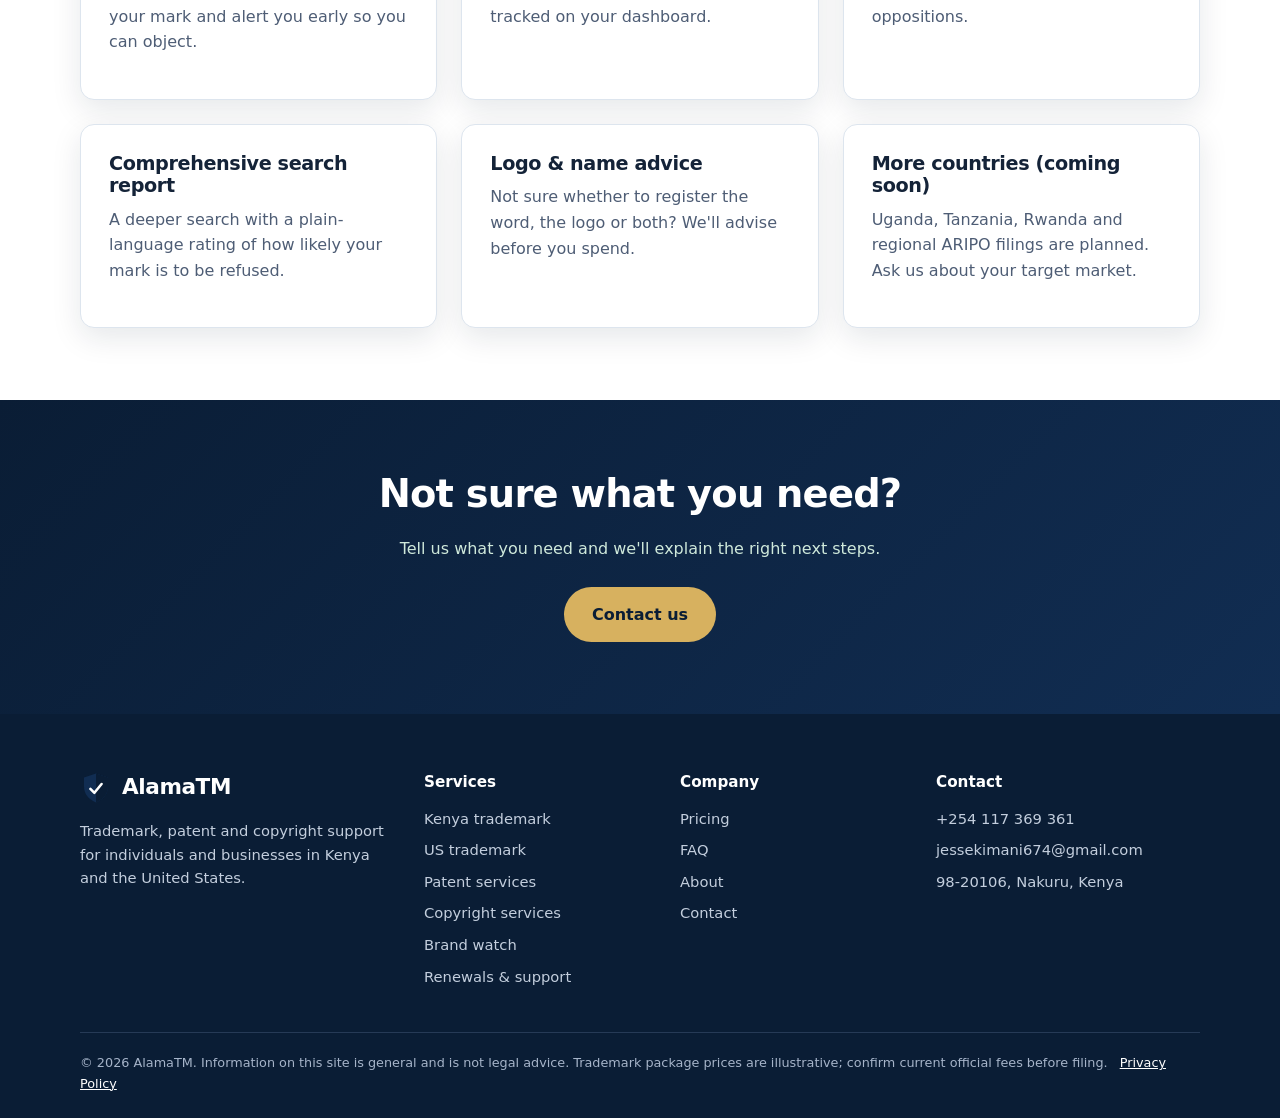
<file: services.html>
<!doctype html>
<html lang="en">
<head>
<meta charset="utf-8">
<meta name="viewport" content="width=device-width,initial-scale=1">
<title>Services | AlamaTM IP Protection</title>
<meta name="description" content="Trademark registration, patent prior art search and drafting, and copyright filing and research in Kenya and the United States.">
<link rel="stylesheet" href="styles.css">
<script src="app.js" defer></script>
</head>
<body>
<div id="top"></div>

<div class="phero"><div class="wrap">
  <span class="eyebrow">Services</span>
  <h1>Trademark, patent and copyright services</h1>
  <p class="lead">Practical intellectual property support for individuals, creators and businesses in Kenya and the United States.</p>
</div></div>

<section id="kenya">
  <div class="wrap split">
    <div>
      <span class="eyebrow">Kenya</span>
      <h2>Kenya trademark registration</h2>
      <p class="lead">We file your word mark or logo with the Kenya Industrial Property Institute (KIPI) and guide it through examination, advertisement and registration.</p>
      <ul class="checks">
        <li>Availability search before you file</li>
        <li>Correct class selection for your goods and services</li>
        <li>Filing, follow-up and responses to registry queries</li>
        <li>Protection runs for 10 years and can be renewed</li>
      </ul>
      <div class="btn-row"><a class="btn btn-primary" href="contact.html">Ask about this service</a><a class="btn btn-ghost" href="pricing.html">See Pricing</a></div>
    </div>
    <div class="card">
      <h3>The Kenya process</h3>
      <ol style="padding-left:20px;color:var(--muted)">
        <li>Search the register for similar marks</li>
        <li>File the application with KIPI</li>
        <li>Examination by the Registrar</li>
        <li>Advertisement in the Industrial Property Journal (60-day opposition period)</li>
        <li>Registration and certificate</li>
      </ol>
      <p class="note">Official steps and fees can change. We confirm current requirements for you.</p>
    </div>
  </div>
</section>

<section class="alt" id="us">
  <div class="wrap split">
    <div class="card">
      <h3>The US process</h3>
      <ol style="padding-left:20px;color:var(--muted)">
        <li>Clearance search of the USPTO database</li>
        <li>Application filed online by a US-licensed attorney</li>
        <li>Examining attorney review (office action if issues)</li>
        <li>Publication for opposition</li>
        <li>Registration certificate</li>
      </ol>
      <p class="note">Overseas applicants must be represented by a US-licensed attorney. Government fees are charged per class.</p>
    </div>
    <div>
      <span class="eyebrow">United States</span>
      <h2>US trademark registration</h2>
      <p class="lead">Exporting, selling online A US registration gives you the strongest footing in the world's biggest consumer market.</p>
      <ul class="checks">
        <li>Comprehensive search with risk assessment</li>
        <li>Filing through our US attorney partner</li>
        <li>Office action responses available</li>
        <li>Protection runs for 10 years and can be renewed</li>
      </ul>
      <div class="btn-row"><a class="btn btn-primary" href="contact.html">Ask about this service</a></div>
    </div>
  </div>
</section>

<section class="alt" id="patents">
  <div class="wrap">
    <div class="center">
      <span class="eyebrow">Patents · Kenya &amp; United States</span>
      <h2>Patent search and drafting</h2>
      <p class="lead">Assess existing technology and get help preparing a patent application for the right jurisdiction.</p>
    </div>
    <div class="grid g3" style="margin-top:32px">
      <div class="card">
        <h3>Prior art search</h3>
        <p>Search for existing patents and other published material relevant to your invention in Kenya and the United States.</p>
        <div class="from"><b>KES 10,000</b></div>
      </div>
      <div class="card">
        <h3>Provisional patent application drafting</h3>
        <p>Drafting support for a US provisional patent application. Kenya does not use the US-style provisional application route; we can help identify the appropriate Kenyan filing.</p>
        <div class="from"><b>KES 25,000</b></div>
      </div>
      <div class="card">
        <h3>Non-provisional patent drafting</h3>
        <p>Drafting support for a US non-provisional application or a complete patent specification for filing in Kenya.</p>
        <div class="from"><b>KES 30,000</b></div>
      </div>
    </div>
    <p class="note center" style="margin-top:18px">Fees are for drafting/search services; patent office fees and any professional filing or prosecution fees are separate. We confirm scope and jurisdiction before work begins.</p>
  </div>
</section>

<section id="copyright">
  <div class="wrap split">
    <div>
      <span class="eyebrow">Copyright · Kenya &amp; United States</span>
      <h2>Copyright research and filing</h2>
      <p class="lead">Get help researching your work and preparing a copyright filing, with guidance on the relevant registry and process.</p>
      <p>Copyright can apply to original creative works such as writing, music, visual art and software. We will discuss your work and the protection available in the country you choose.</p>
    </div>
    <div class="card">
      <h3>Research and filing support</h3>
      <p>Includes an initial review of your work and support with the copyright filing process.</p>
      <div class="from"><b>KES 6,000</b></div>
      <p class="note">Any official filing charges are separate and confirmed before filing.</p>
    </div>
  </div>
</section>

<section id="watch">
  <div class="wrap">
    <div class="center"><span class="eyebrow">More services</span><h2>Support that goes beyond filing</h2></div>
    <div class="grid g3" style="margin-top:32px">
      <div class="card"><h3>Brand watch</h3><p>We monitor new applications in Kenya and the US that are similar to your mark and alert you early so you can object.</p></div>
      <div class="card" id="renew"><h3>Renewals &amp; recordals</h3><p>Renewals, changes of name or address, assignments and licences, tracked on your dashboard.</p></div>
      <div class="card"><h3>Office actions &amp; oppositions</h3><p>Responses to examiner objections, and help filing or defending oppositions.</p></div>
      <div class="card"><h3>Comprehensive search report</h3><p>A deeper search with a plain-language rating of how likely your mark is to be refused.</p></div>
      <div class="card"><h3>Logo &amp; name advice</h3><p>Not sure whether to register the word, the logo or both? We'll advise before you spend.</p></div>
      <div class="card"><h3>More countries (coming soon)</h3><p>Uganda, Tanzania, Rwanda and regional ARIPO filings are planned. Ask us about your target market.</p></div>
    </div>
  </div>
</section>

<section class="cta"><div class="wrap">
  <h2>Not sure what you need?</h2>
  <p>Tell us what you need and we'll explain the right next steps.</p>
  <div class="btn-row" style="justify-content:center"><a class="btn btn-primary" href="contact.html">Contact us</a></div>
</div></section>

<div id="foot"></div>
</body>
</html>
</file>
<file: styles.css>
:root{
  --green:#112d52; --green-d:#0a1d35; --green-l:#edf3fb;
  --red:#c2574a; --ink:#142338; --muted:#4e5d75; --line:#dde5ee;
  --sand:#f6f8fb; --white:#fff; --gold:#d7b15f;
  --radius:14px; --shadow:0 10px 30px rgba(10,29,53,.10);
}
*{box-sizing:border-box}
html{scroll-behavior:smooth}
body{margin:0;font-family:Inter,"Segoe UI",system-ui,-apple-system,Roboto,Arial,sans-serif;color:var(--ink);background:var(--white);line-height:1.6;-webkit-font-smoothing:antialiased}
img,svg{max-width:100%;display:block}
a{color:var(--green);text-decoration:none}
a:hover{text-decoration:underline}
.wrap{max-width:1160px;margin:0 auto;padding:0 20px}
h1,h2,h3{line-height:1.15;margin:0 0 .5em;letter-spacing:-.02em}
h1{font-size:clamp(2.2rem,5vw,3.6rem);font-weight:800}
h2{font-size:clamp(1.7rem,3.4vw,2.4rem);font-weight:800}
h3{font-size:1.2rem;font-weight:700}
p{margin:0 0 1em}
.lead{font-size:1.15rem;color:var(--muted);max-width:60ch}
.eyebrow{display:inline-block;font-size:.78rem;font-weight:700;letter-spacing:.12em;text-transform:uppercase;color:var(--gold);margin-bottom:.8rem}
section{padding:72px 0}
.alt{background:var(--sand)}
.center{text-align:center}.center .lead{margin-inline:auto}

/* top bar + header */
.topbar{background:var(--green-d);color:#e4ebf5;font-size:.85rem}
.topbar .wrap{display:flex;justify-content:space-between;gap:12px;align-items:center;padding-top:8px;padding-bottom:8px;flex-wrap:wrap}
.topbar a{color:#fff;font-weight:600}
.topbar .flagbar{display:inline-block;width:34px;height:10px;border-radius:2px;margin-right:8px;vertical-align:middle;background:linear-gradient(#000 0 30%,#fff 30% 36%,var(--red) 36% 64%,#fff 64% 70%,var(--green) 70%)}
header.site{position:sticky;top:0;z-index:50;background:rgba(255,255,255,.94);backdrop-filter:blur(8px);border-bottom:1px solid var(--line)}
header.site .wrap{display:flex;align-items:center;justify-content:space-between;height:68px}
.logo{display:flex;align-items:center;gap:10px;font-weight:800;font-size:1.35rem;color:var(--ink);letter-spacing:-.02em}
.logo:hover{text-decoration:none}
.logo svg{width:32px;height:32px}
.logo small{color:var(--gold);font-weight:700}
nav.main{display:flex;gap:26px;align-items:center}
nav.main a{color:var(--ink);font-weight:600;font-size:.95rem}
nav.main a.active{color:var(--green);box-shadow:0 2px 0 var(--green)}
nav.main a:hover{text-decoration:none;color:var(--green)}
.menu-btn{display:none;background:none;border:1px solid var(--line);border-radius:8px;padding:8px 12px;font-size:1rem;cursor:pointer}

/* buttons */
.btn{display:inline-flex;align-items:center;justify-content:center;gap:8px;font-weight:700;border-radius:999px;padding:13px 26px;border:2px solid transparent;cursor:pointer;font-size:1rem;font-family:inherit;transition:.15s}
.btn:hover{text-decoration:none;transform:translateY(-1px)}
.btn-primary{background:var(--gold);color:var(--green-d)}
.btn-primary:hover{background:#c69e4b}
.btn-green{background:var(--green);color:#fff}
.btn-green:hover{background:var(--green-d)}
.btn-ghost{border-color:var(--green);color:var(--green);background:transparent}
.btn-ghost:hover{background:var(--green-l)}
.btn-sm{padding:9px 18px;font-size:.9rem}
.btn-row{display:flex;gap:12px;flex-wrap:wrap;margin-top:1.6rem}

/* hero */
.hero{padding:70px 0 80px;background:radial-gradient(1200px 500px at 90% -10%,var(--green-l),transparent 60%),var(--white)}
.hero .wrap{display:grid;grid-template-columns:1.15fr .85fr;gap:48px;align-items:center}
.checks{list-style:none;padding:0;margin:1.2rem 0 0;display:grid;gap:8px}
.checks li{padding-left:30px;position:relative;font-weight:600}
.checks li::before{content:"";position:absolute;left:0;top:3px;width:20px;height:20px;border-radius:50%;background:var(--green) url("data:image/svg+xml,%3Csvg xmlns='http://www.w3.org/2000/svg' viewBox='0 0 20 20'%3E%3Cpath d='M5 10.5l3.2 3.2L15 6.8' fill='none' stroke='white' stroke-width='2.2' stroke-linecap='round' stroke-linejoin='round'/%3E%3C/svg%3E") center/contain no-repeat}
.hero-art{display:flex;justify-content:center}
.hero-art svg{width:min(300px,82vw);filter:drop-shadow(0 20px 30px rgba(10,29,53,.2))}

/* strip */
.strip{padding:28px 0;border-block:1px solid var(--line);background:var(--sand)}
.strip .wrap{display:grid;grid-template-columns:repeat(4,1fr);gap:20px;text-align:center}
.strip b{display:block;font-size:1.05rem;color:var(--green-d)}
.strip span{font-size:.88rem;color:var(--muted)}

/* grids/cards */
.grid{display:grid;gap:24px}
.g3{grid-template-columns:repeat(3,1fr)}
.g4{grid-template-columns:repeat(4,1fr)}
.g2{grid-template-columns:repeat(2,1fr)}
.card{background:#fff;border:1px solid var(--line);border-radius:var(--radius);padding:28px;box-shadow:var(--shadow);display:flex;flex-direction:column}
.card .icon{width:48px;height:48px;border-radius:12px;background:var(--green-l);display:grid;place-items:center;margin-bottom:16px}
.card .icon svg{width:26px;height:26px;stroke:var(--gold);fill:none;stroke-width:2;stroke-linecap:round;stroke-linejoin:round}
.card .from{margin-top:auto;padding-top:14px;font-size:.9rem;color:var(--muted)}
.card .from b{font-size:1.4rem;color:var(--ink)}
.card p{color:var(--muted)}
.card a.more{font-weight:700;margin-top:10px}

/* steps */
.steps{counter-reset:s;display:grid;grid-template-columns:repeat(3,1fr);gap:24px;margin-top:36px}
.step{position:relative;padding:28px;border-radius:var(--radius);background:#fff;border:1px solid var(--line)}
.step::before{counter-increment:s;content:counter(s);display:grid;place-items:center;width:40px;height:40px;border-radius:50%;background:var(--red);color:#fff;font-weight:800;margin-bottom:14px}
.step p{color:var(--muted);margin:0}

/* split */
.split{display:grid;grid-template-columns:1fr 1fr;gap:56px;align-items:center}
.compare{display:grid;gap:14px}
.bar{background:var(--line);border-radius:10px;overflow:hidden}
.bar>div{padding:12px 16px;color:#fff;font-weight:700;font-size:.95rem;white-space:nowrap}
.bar .trad{background:#64748b;width:100%}
.bar .us{background:var(--green);width:34%}
.note{font-size:.8rem;color:var(--muted)}

/* dashboard mock */
.dash{border-radius:16px;border:1px solid var(--line);background:#fff;box-shadow:var(--shadow);overflow:hidden}
.dash .bar-top{background:var(--green-d);padding:10px 14px;display:flex;gap:6px}
.dash .bar-top i{width:10px;height:10px;border-radius:50%;background:#ffffff55}
.dash .body{padding:18px;display:grid;gap:10px}
.row{display:flex;justify-content:space-between;align-items:center;gap:10px;padding:12px 14px;border:1px solid var(--line);border-radius:10px;font-size:.92rem}
.row small{color:var(--muted);display:block}
.pill{font-size:.75rem;font-weight:700;padding:4px 10px;border-radius:999px;white-space:nowrap}
.pill.ok{background:#edf3fb;color:#112d52}.pill.wip{background:#fff5df;color:#8a6200}.pill.new{background:#fbecea;color:#a13f35}

/* pricing */
.toggle{display:inline-flex;border:1px solid var(--line);border-radius:999px;padding:4px;background:#fff;margin:18px 0 6px}
.toggle button{border:0;background:none;padding:8px 18px;border-radius:999px;font-weight:700;cursor:pointer;font-family:inherit;color:var(--muted)}
.toggle button.on{background:var(--green);color:#fff}
.tabs{display:inline-flex;gap:8px;margin-bottom:24px;flex-wrap:wrap}
.tabs button{border:2px solid var(--green);background:#fff;color:var(--green);padding:10px 22px;border-radius:999px;font-weight:700;cursor:pointer;font-family:inherit}
.tabs button.on{background:var(--green);color:#fff}
.plan{position:relative}
.plan.pop{border:2px solid var(--red)}
.plan .badge{position:absolute;top:-13px;left:50%;transform:translateX(-50%);background:var(--red);color:#fff;font-size:.75rem;font-weight:800;padding:5px 14px;border-radius:999px;letter-spacing:.06em;text-transform:uppercase}
.price{font-size:2.5rem;font-weight:800;letter-spacing:-.03em;margin:.2em 0}
.price small{font-size:.95rem;font-weight:600;color:var(--muted);letter-spacing:0}
.plan ul{list-style:none;padding:0;margin:14px 0 22px;display:grid;gap:9px;flex:1}
.plan li{padding-left:26px;position:relative;font-size:.95rem}
.plan li::before{content:"✓";position:absolute;left:0;color:var(--green);font-weight:800}
.plan li.no{color:#9aa8a0}.plan li.no::before{content:"–";color:#9aa8a0}
table.t{width:100%;border-collapse:collapse;background:#fff;border:1px solid var(--line);border-radius:var(--radius);overflow:hidden}
table.t th,table.t td{padding:14px 16px;text-align:left;border-bottom:1px solid var(--line);font-size:.95rem}
table.t th{background:var(--green-l);color:var(--green-d)}
.sample{background:#fff8e1;border:1px dashed #d6a800;color:#6b5200;padding:10px 14px;border-radius:10px;font-size:.88rem;margin-bottom:18px}

/* faq */
details{background:#fff;border:1px solid var(--line);border-radius:12px;padding:0 20px;margin-bottom:12px}
details[open]{border-color:var(--green);box-shadow:var(--shadow)}
summary{cursor:pointer;font-weight:700;padding:18px 0;list-style:none;display:flex;justify-content:space-between;gap:16px}
summary::-webkit-details-marker{display:none}
summary::after{content:"+";font-size:1.4rem;color:var(--red);line-height:1}
details[open] summary::after{content:"–"}
details p{color:var(--muted)}

/* cta */
.cta{background:linear-gradient(135deg,var(--green-d),var(--green));color:#fff;text-align:center}
.cta h2{color:#fff}.cta p{color:#cfe9db;max-width:56ch;margin-inline:auto}

/* forms */
form.f{display:grid;gap:16px}
.f label{font-weight:600;font-size:.92rem;display:grid;gap:6px}
.f input,.f select,.f textarea{font:inherit;padding:12px 14px;border:1px solid #c5d0c9;border-radius:10px;background:#fff;width:100%}
.f input:focus,.f select:focus,.f textarea:focus{outline:2px solid var(--green);border-color:var(--green)}
.f .two{display:grid;grid-template-columns:1fr 1fr;gap:16px}
.ok-msg{display:none;background:var(--green-l);border:1px solid var(--green);padding:14px;border-radius:10px;color:var(--green-d);font-weight:600}

/* page hero */
.phero{padding:64px 0 48px;background:var(--sand);border-bottom:1px solid var(--line)}

/* footer */
footer.site{background:var(--green-d);color:#c3cedd;padding:56px 0 24px;font-size:.92rem}
footer.site .cols{display:grid;grid-template-columns:1.4fr 1fr 1fr 1.2fr;gap:36px}
footer.site h4{color:#fff;margin:0 0 12px;font-size:.95rem}
footer.site a{color:#c3cedd;display:block;margin-bottom:8px}
footer.site a:hover{color:#fff}
footer.site .legal{border-top:1px solid #263a56;margin-top:36px;padding-top:20px;font-size:.8rem;color:#a6b4c9}
footer.site .legal a{display:inline;color:#fff;text-decoration:underline;margin:0 0 0 8px}

@media(max-width:960px){
  .hero .wrap,.split{grid-template-columns:1fr}
  .g3,.g4,.steps{grid-template-columns:1fr 1fr}
  .strip .wrap{grid-template-columns:1fr 1fr}
  footer.site .cols{grid-template-columns:1fr 1fr}
}
@media(max-width:700px){
  section{padding:52px 0}
  .g2,.g3,.g4,.steps,.f .two{grid-template-columns:1fr}
  .menu-btn{display:block}
  nav.main{display:none;position:absolute;top:68px;left:0;right:0;background:#fff;flex-direction:column;align-items:flex-start;padding:18px 20px 24px;border-bottom:1px solid var(--line);gap:16px}
  nav.main.open{display:flex}
  .topbar .hide-s{display:none}
  footer.site .cols{grid-template-columns:1fr}
  .hero-art{order:-1}.hero-art svg{width:min(200px,62vw)}
  table.t th,table.t td{padding:10px;font-size:.85rem}
}
footer.site a.logo{display:flex;margin-bottom:0}
</file>
